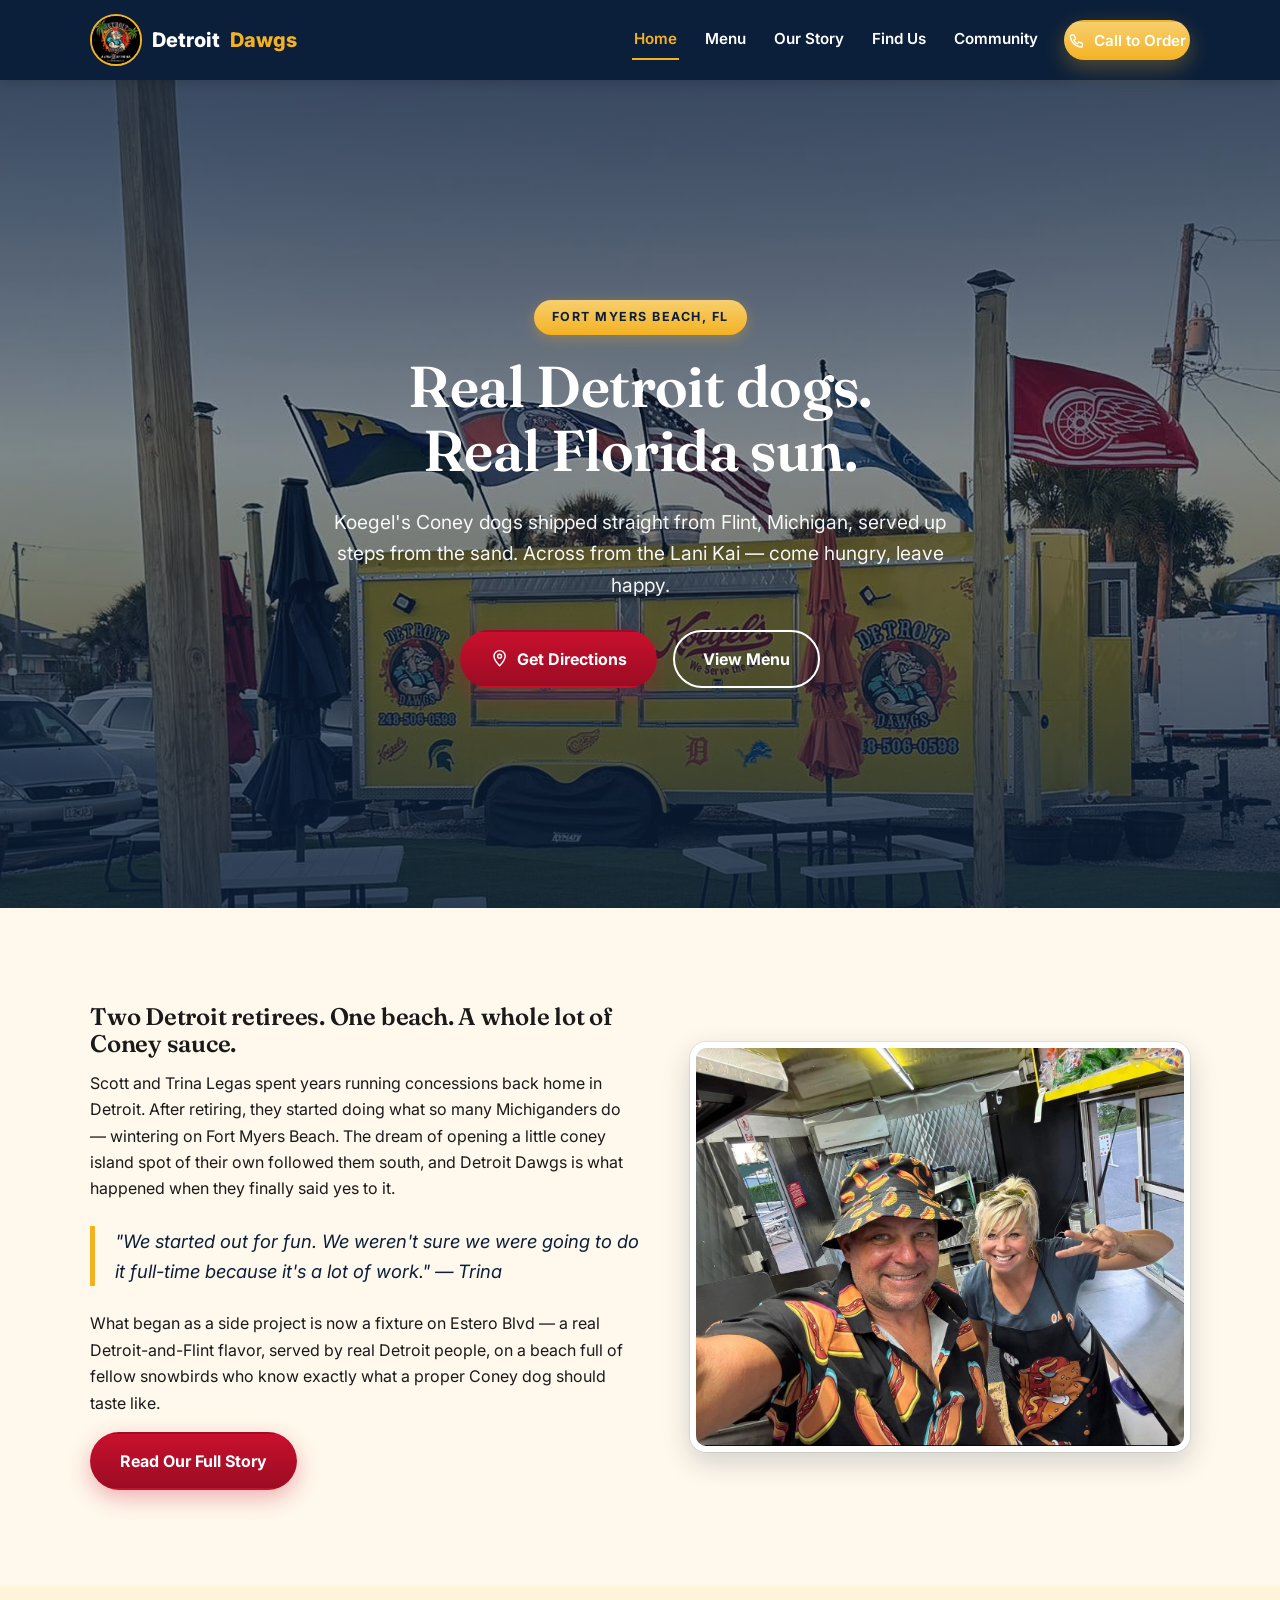
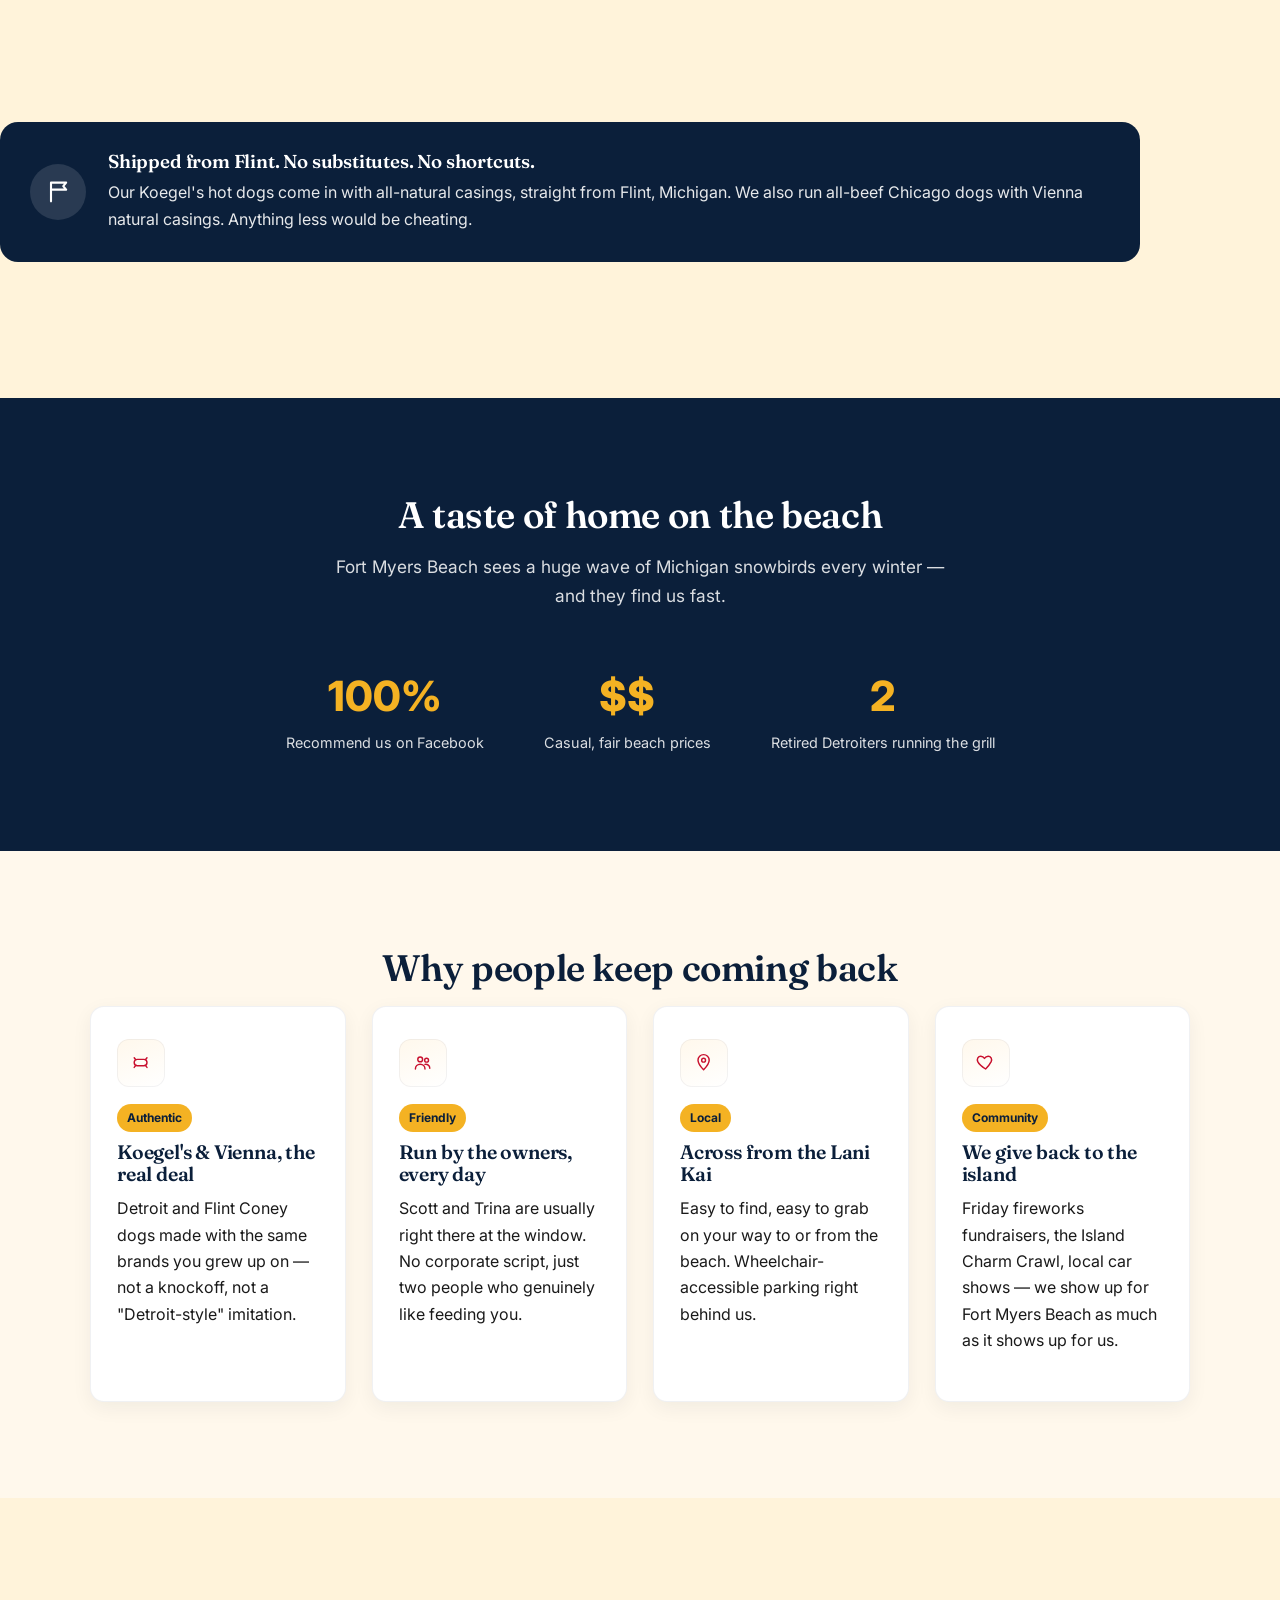
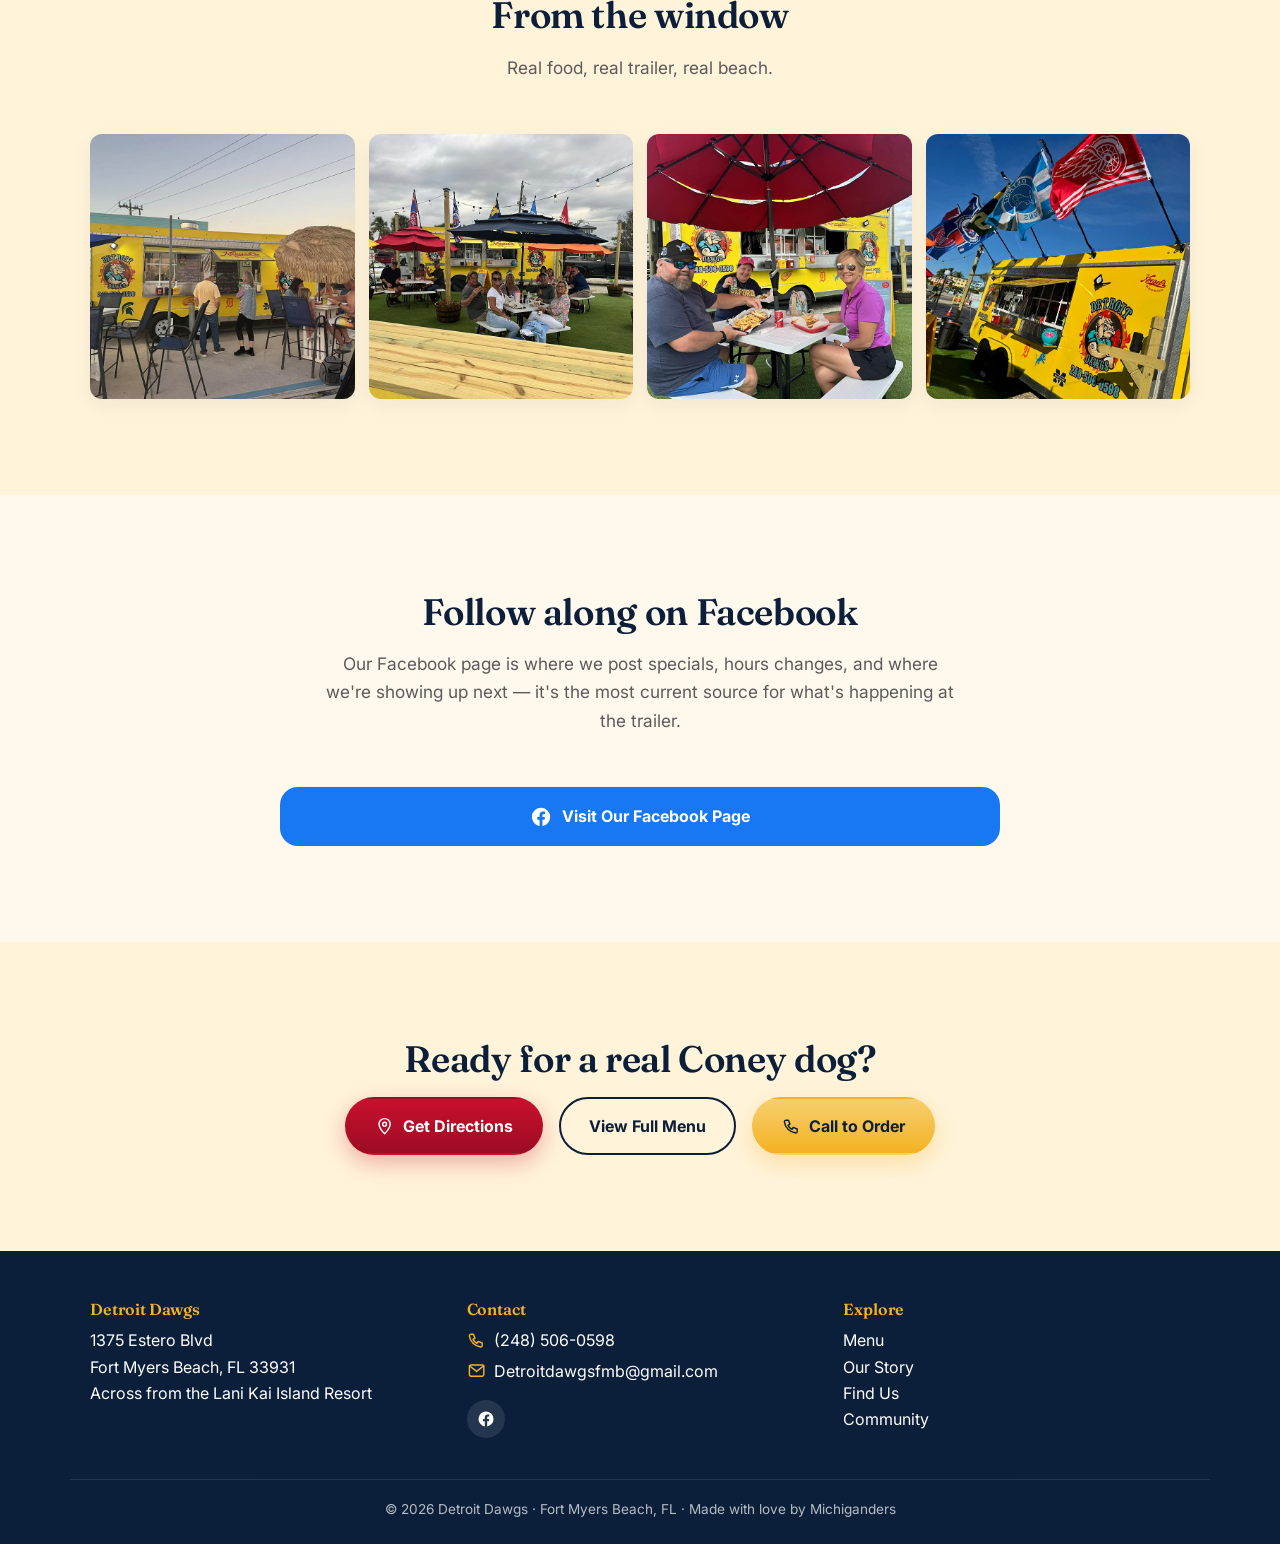
<file: index.html>
<!DOCTYPE html>
<html lang="en">
<head>
<meta charset="UTF-8">
<meta name="viewport" content="width=device-width, initial-scale=1.0">
<title>Detroit Dawgs Fort Myers Beach | Real Detroit Coney Dogs on the Beach</title>
<meta name="description" content="Detroit Dawgs is a Michigan-owned hot dog stand on Fort Myers Beach serving authentic Koegel's Detroit Coney dogs and Chicago-style hot dogs across from the Lani Kai. A taste of home on the beach.">
<meta name="keywords" content="Detroit Dawgs Fort Myers Beach, Coney dog Fort Myers Beach, hot dog food truck Fort Myers Beach, Michigan restaurant Fort Myers Beach, Koegel's hot dog Florida, best hot dog near Lani Kai">
<link rel="canonical" href="https://detroitdawgsfmb.com/">
<meta property="og:title" content="Detroit Dawgs — Real Detroit Coney Dogs on Fort Myers Beach">
<meta property="og:description" content="Authentic Koegel's Coney dogs shipped from Flint, Michigan, served steps from the sand on Fort Myers Beach.">
<meta property="og:type" content="restaurant.menu">
<meta property="og:image" content="https://detroitdawgsfmb.com/assets/img/logo.jpeg">
<meta property="og:url" content="https://detroitdawgsfmb.com/">
<link rel="stylesheet" href="assets/css/style.css">
<link rel="preconnect" href="https://fonts.googleapis.com">
<link rel="preconnect" href="https://fonts.gstatic.com" crossorigin>
<link href="https://fonts.googleapis.com/css2?family=Inter:wght@400;500;600;700&family=Fraunces:opsz,wght@9..144,500;9..144,600;9..144,700&display=swap" rel="stylesheet">
<script type="application/ld+json">
{
  "@context": "https://schema.org",
  "@type": "FoodEstablishment",
  "name": "Detroit Dawgs",
  "image": "https://detroitdawgsfmb.com/assets/img/hero-scene.svg",
  "servesCuisine": ["Hot Dogs", "Coney Island", "American"],
  "priceRange": "$$",
  "telephone": "+1-248-506-0598",
  "email": "Detroitdawgsfmb@gmail.com",
  "address": {
    "@type": "PostalAddress",
    "streetAddress": "1375 Estero Blvd",
    "addressLocality": "Fort Myers Beach",
    "addressRegion": "FL",
    "postalCode": "33931",
    "addressCountry": "US"
  },
  "geo": {
    "@type": "GeoCoordinates",
    "latitude": 26.4515,
    "longitude": -81.9367
  },
  "url": "https://detroitdawgsfmb.com/",
  "menu": "https://detroitdawgsfmb.com/menu.html",
  "openingHoursSpecification": [
    {
      "@type": "OpeningHoursSpecification",
      "dayOfWeek": ["Monday","Tuesday","Wednesday","Thursday","Sunday"],
      "opens": "11:00",
      "closes": "20:00"
    },
    {
      "@type": "OpeningHoursSpecification",
      "dayOfWeek": ["Friday","Saturday"],
      "opens": "11:00",
      "closes": "21:00"
    }
  ],
  "sameAs": ["https://www.facebook.com/profile.php?id=detroitdawgsfmb"]
}
</script>
</head>
<body>

<svg style="display:none" aria-hidden="true">
  <symbol id="icon-dog" viewBox="0 0 24 24" fill="none" stroke="currentColor" stroke-width="1.8" stroke-linecap="round" stroke-linejoin="round"><path d="M4 12c0-2.2 1.8-4 4-4h8c2.2 0 4 1.8 4 4s-1.8 4-4 4H8c-2.2 0-4-1.8-4-4Z"/><path d="M6 8.5 4 6M18 8.5l2-2.5M6 15.5 4 18M18 15.5l2 2.5"/></symbol>
  <symbol id="icon-pin" viewBox="0 0 24 24" fill="none" stroke="currentColor" stroke-width="1.8" stroke-linecap="round" stroke-linejoin="round"><path d="M12 21s7-7.4 7-12a7 7 0 1 0-14 0c0 4.6 7 12 7 12Z"/><circle cx="12" cy="9" r="2.4"/></symbol>
  <symbol id="icon-phone" viewBox="0 0 24 24" fill="none" stroke="currentColor" stroke-width="1.8" stroke-linecap="round" stroke-linejoin="round"><path d="M5 4h3l2 5-2.5 1.5a11 11 0 0 0 5 5L14 13l5 2v3a2 2 0 0 1-2 2A16 16 0 0 1 3 6a2 2 0 0 1 2-2Z"/></symbol>
  <symbol id="icon-fb" viewBox="0 0 24 24" fill="currentColor"><path d="M22 12a10 10 0 1 0-11.6 9.9v-7H7.9V12h2.5V9.8c0-2.5 1.5-3.9 3.8-3.9 1.1 0 2.2.2 2.2.2v2.5h-1.2c-1.2 0-1.6.8-1.6 1.6V12h2.7l-.4 2.9h-2.3v7A10 10 0 0 0 22 12Z"/></symbol>
  <symbol id="icon-mail" viewBox="0 0 24 24" fill="none" stroke="currentColor" stroke-width="1.8" stroke-linecap="round" stroke-linejoin="round"><rect x="3" y="5" width="18" height="14" rx="2"/><path d="M3 6l9 7 9-7"/></symbol>
  <symbol id="icon-camera" viewBox="0 0 24 24" fill="none" stroke="currentColor" stroke-width="1.8" stroke-linecap="round" stroke-linejoin="round"><path d="M4 8h3l1.5-2h7L17 8h3a1 1 0 0 1 1 1v9a1 1 0 0 1-1 1H4a1 1 0 0 1-1-1V9a1 1 0 0 1 1-1Z"/><circle cx="12" cy="13.5" r="3.5"/></symbol>
  <symbol id="icon-flag-us" viewBox="0 0 24 24" fill="none" stroke="currentColor" stroke-width="1.8" stroke-linecap="round" stroke-linejoin="round"><path d="M6 4v16M6 4h13l-2.5 3L19 10H6"/></symbol>
  <symbol id="icon-close" viewBox="0 0 24 24" fill="none" stroke="currentColor" stroke-width="2" stroke-linecap="round"><path d="M5 5l14 14M19 5 5 19"/></symbol>
  <symbol id="icon-menu" viewBox="0 0 24 24" fill="none" stroke="currentColor" stroke-width="2" stroke-linecap="round"><path d="M4 7h16M4 12h16M4 17h16"/></symbol>
  <symbol id="icon-home" viewBox="0 0 24 24" fill="none" stroke="currentColor" stroke-width="1.8" stroke-linecap="round" stroke-linejoin="round"><path d="M4 11.5 12 4l8 7.5"/><path d="M6 10v9a1 1 0 0 0 1 1h10a1 1 0 0 0 1-1v-9"/></symbol>
  <symbol id="icon-users" viewBox="0 0 24 24" fill="none" stroke="currentColor" stroke-width="1.8" stroke-linecap="round" stroke-linejoin="round"><circle cx="9" cy="8" r="3"/><path d="M3 20a6 6 0 0 1 12 0"/><circle cx="17" cy="9" r="2.4"/><path d="M15 14.2A5 5 0 0 1 21 19"/></symbol>
  <symbol id="icon-heart" viewBox="0 0 24 24" fill="none" stroke="currentColor" stroke-width="1.8" stroke-linecap="round" stroke-linejoin="round"><path d="M12 20s-7.5-4.6-9.8-9.2C.8 7.4 2.6 4 6 4c2 0 3.6 1.2 4.6 2.8C11.6 5.2 13.2 4 15.2 4c3.4 0 5.2 3.4 3.8 6.8C16.7 15.4 12 20 12 20Z"/></symbol>
</svg>

<a href="#main" class="skip-link">Skip to main content</a>

<header class="site-header">
  <div class="header-inner">
    <a href="index.html" class="brand">
      <img src="assets/img/logo.jpeg" alt="" aria-hidden="true" class="brand-logo">
      Detroit <span class="dot">Dawgs</span>
    </a>
    <button class="nav-toggle" aria-label="Toggle menu" aria-expanded="false" aria-controls="main-nav">
      <svg class="icon icon-menu" aria-hidden="true"><use href="#icon-menu"/></svg>
      <svg class="icon icon-close" aria-hidden="true"><use href="#icon-close"/></svg>
    </button>
    <nav class="main-nav" id="main-nav">
      <a href="index.html" class="active">Home</a>
      <a href="menu.html">Menu</a>
      <a href="our-story.html">Our Story</a>
      <a href="find-us.html">Find Us</a>
      <a href="community.html">Community</a>
      <a href="tel:2485060598" class="btn btn-mustard">
        <svg class="icon" aria-hidden="true"><use href="#icon-phone"/></svg>
        Call to Order
      </a>
    </nav>
  </div>
</header>

<main id="main">

<section class="hero">
  <div class="hero-inner">
    <span class="kicker">Fort Myers Beach, FL</span>
    <h1>Real Detroit dogs.<br>Real Florida sun.</h1>
    <p class="lead">Koegel's Coney dogs shipped straight from Flint, Michigan, served up steps from the sand. Across from the Lani Kai — come hungry, leave happy.</p>
    <div class="btn-row center">
      <a href="find-us.html" class="btn btn-red">
        <svg class="icon" aria-hidden="true"><use href="#icon-pin"/></svg>
        Get Directions
      </a>
      <a href="menu.html" class="btn btn-outline">View Menu</a>
    </div>
  </div>
</section>

<section>
  <div class="wrap origin">
    <div>
      <h2>Two Detroit retirees. One beach. A whole lot of Coney sauce.</h2>
      <p>Scott and Trina Legas spent years running concessions back home in Detroit. After retiring, they started doing what so many Michiganders do — wintering on Fort Myers Beach. The dream of opening a little coney island spot of their own followed them south, and Detroit Dawgs is what happened when they finally said yes to it.</p>
      <p class="quote-block">"We started out for fun. We weren't sure we were going to do it full-time because it's a lot of work." — Trina</p>
      <p>What began as a side project is now a fixture on Estero Blvd — a real Detroit-and-Flint flavor, served by real Detroit people, on a beach full of fellow snowbirds who know exactly what a proper Coney dog should taste like.</p>
      <a href="our-story.html" class="btn btn-red">Read Our Full Story</a>
    </div>
    <div>
      <img src="assets/img/scott-trina.jpg" alt="Scott and Trina Legas smiling inside the Detroit Dawgs trailer kitchen" loading="lazy" style="border-radius:16px; box-shadow:0 10px 28px rgba(11,31,58,0.18);">
    </div>
  </div>
</section>

<section class="bg-mustard-soft">
  <div class="wrap sourcing-banner">
    <div class="flag">
      <svg class="icon" aria-hidden="true"><use href="#icon-flag-us"/></svg>
    </div>
    <div>
      <h3 style="margin-bottom:6px;">Shipped from Flint. No substitutes. No shortcuts.</h3>
      <p style="margin:0; opacity:.9;">Our Koegel's hot dogs come in with all-natural casings, straight from Flint, Michigan. We also run all-beef Chicago dogs with Vienna natural casings. Anything less would be cheating.</p>
    </div>
  </div>
</section>

<section class="bg-navy">
  <div class="wrap">
    <h2 class="section-title" style="color:#fff;">A taste of home on the beach</h2>
    <p class="section-sub">Fort Myers Beach sees a huge wave of Michigan snowbirds every winter — and they find us fast.</p>
    <div class="stat-row">
      <div>
        <div class="stat-num">100%</div>
        <div class="stat-label">Recommend us on Facebook</div>
      </div>
      <div>
        <div class="stat-num">$$</div>
        <div class="stat-label">Casual, fair beach prices</div>
      </div>
      <div>
        <div class="stat-num">2</div>
        <div class="stat-label">Retired Detroiters running the grill</div>
      </div>
    </div>
  </div>
</section>

<section>
  <div class="wrap">
    <h2 class="section-title">Why people keep coming back</h2>
    <div class="card-grid">
      <div class="card">
        <div class="card-icon"><svg class="icon" aria-hidden="true"><use href="#icon-dog"/></svg></div>
        <span class="badge">Authentic</span>
        <h3>Koegel's & Vienna, the real deal</h3>
        <p>Detroit and Flint Coney dogs made with the same brands you grew up on — not a knockoff, not a "Detroit-style" imitation.</p>
      </div>
      <div class="card">
        <div class="card-icon"><svg class="icon" aria-hidden="true"><use href="#icon-users"/></svg></div>
        <span class="badge">Friendly</span>
        <h3>Run by the owners, every day</h3>
        <p>Scott and Trina are usually right there at the window. No corporate script, just two people who genuinely like feeding you.</p>
      </div>
      <div class="card">
        <div class="card-icon"><svg class="icon" aria-hidden="true"><use href="#icon-pin"/></svg></div>
        <span class="badge">Local</span>
        <h3>Across from the Lani Kai</h3>
        <p>Easy to find, easy to grab on your way to or from the beach. Wheelchair-accessible parking right behind us.</p>
      </div>
      <div class="card">
        <div class="card-icon"><svg class="icon" aria-hidden="true"><use href="#icon-heart"/></svg></div>
        <span class="badge">Community</span>
        <h3>We give back to the island</h3>
        <p>Friday fireworks fundraisers, the Island Charm Crawl, local car shows — we show up for Fort Myers Beach as much as it shows up for us.</p>
      </div>
    </div>
  </div>
</section>

<section class="bg-mustard-soft">
  <div class="wrap">
    <h2 class="section-title">From the window</h2>
    <p class="section-sub">Real food, real trailer, real beach.</p>
    <div class="gallery-grid">
      <img src="assets/img/window-1.jpg" alt="A customer ordering at the Detroit Dawgs trailer window at golden hour" loading="lazy">
      <img src="assets/img/window-2.jpg" alt="A crowd of customers enjoying food at picnic tables under string lights and umbrellas at Detroit Dawgs" loading="lazy">
      <img src="assets/img/window-3.jpg" alt="Three customers smiling and eating Coney dogs and fries at a picnic table at Detroit Dawgs" loading="lazy">
      <img src="assets/img/window-4.jpg" alt="The Detroit Dawgs trailer flying Michigan, Tigers, Lions, and Red Wings flags against a blue sky" loading="lazy">
    </div>
  </div>
</section>

<section>
  <div class="wrap text-center max-narrow">
    <h2 class="section-title">Follow along on Facebook</h2>
    <p class="section-sub">Our Facebook page is where we post specials, hours changes, and where we're showing up next — it's the most current source for what's happening at the trailer.</p>
    <a href="https://www.facebook.com/profile.php?id=detroitdawgsfmb" target="_blank" rel="noopener" class="social-cta">
      <svg aria-hidden="true"><use href="#icon-fb"/></svg>
      Visit Our Facebook Page
    </a>
  </div>
</section>

<section class="bg-mustard-soft">
  <div class="wrap text-center">
    <h2 class="section-title">Ready for a real Coney dog?</h2>
    <div class="btn-row center">
      <a href="find-us.html" class="btn btn-red">
        <svg class="icon" aria-hidden="true"><use href="#icon-pin"/></svg>
        Get Directions
      </a>
      <a href="menu.html" class="btn btn-outline-navy">View Full Menu</a>
      <a href="tel:2485060598" class="btn btn-mustard">
        <svg class="icon" aria-hidden="true"><use href="#icon-phone"/></svg>
        Call to Order
      </a>
    </div>
  </div>
</section>

</main>

<footer class="site-footer">
  <div class="wrap footer-grid">
    <div>
      <h4>Detroit Dawgs</h4>
      <p>1375 Estero Blvd<br>Fort Myers Beach, FL 33931<br>Across from the Lani Kai Island Resort</p>
    </div>
    <div>
      <h4>Contact</h4>
      <p>
        <span class="footer-contact-line"><svg class="icon" aria-hidden="true"><use href="#icon-phone"/></svg><a href="tel:2485060598">(248) 506-0598</a></span>
        <span class="footer-contact-line"><svg class="icon" aria-hidden="true"><use href="#icon-mail"/></svg><a href="mailto:Detroitdawgsfmb@gmail.com">Detroitdawgsfmb@gmail.com</a></span>
      </p>
      <div class="social-icons">
        <a href="https://www.facebook.com/profile.php?id=detroitdawgsfmb" aria-label="Detroit Dawgs on Facebook" target="_blank" rel="noopener">
          <svg aria-hidden="true"><use href="#icon-fb"/></svg>
        </a>
      </div>
    </div>
    <div>
      <h4>Explore</h4>
      <p><a href="menu.html">Menu</a><br>
      <a href="our-story.html">Our Story</a><br>
      <a href="find-us.html">Find Us</a><br>
      <a href="community.html">Community</a></p>
    </div>
  </div>
  <div class="wrap footer-bottom">&copy; 2026 Detroit Dawgs · Fort Myers Beach, FL · Made with love by Michiganders</div>
</footer>

<div class="sticky-cta">
  <a href="find-us.html"><svg class="icon" aria-hidden="true"><use href="#icon-pin"/></svg>Directions</a>
  <a href="tel:2485060598"><svg class="icon" aria-hidden="true"><use href="#icon-phone"/></svg>Call to Order</a>
</div>

<script src="assets/js/main.js"></script>
</body>
</html>
</file>
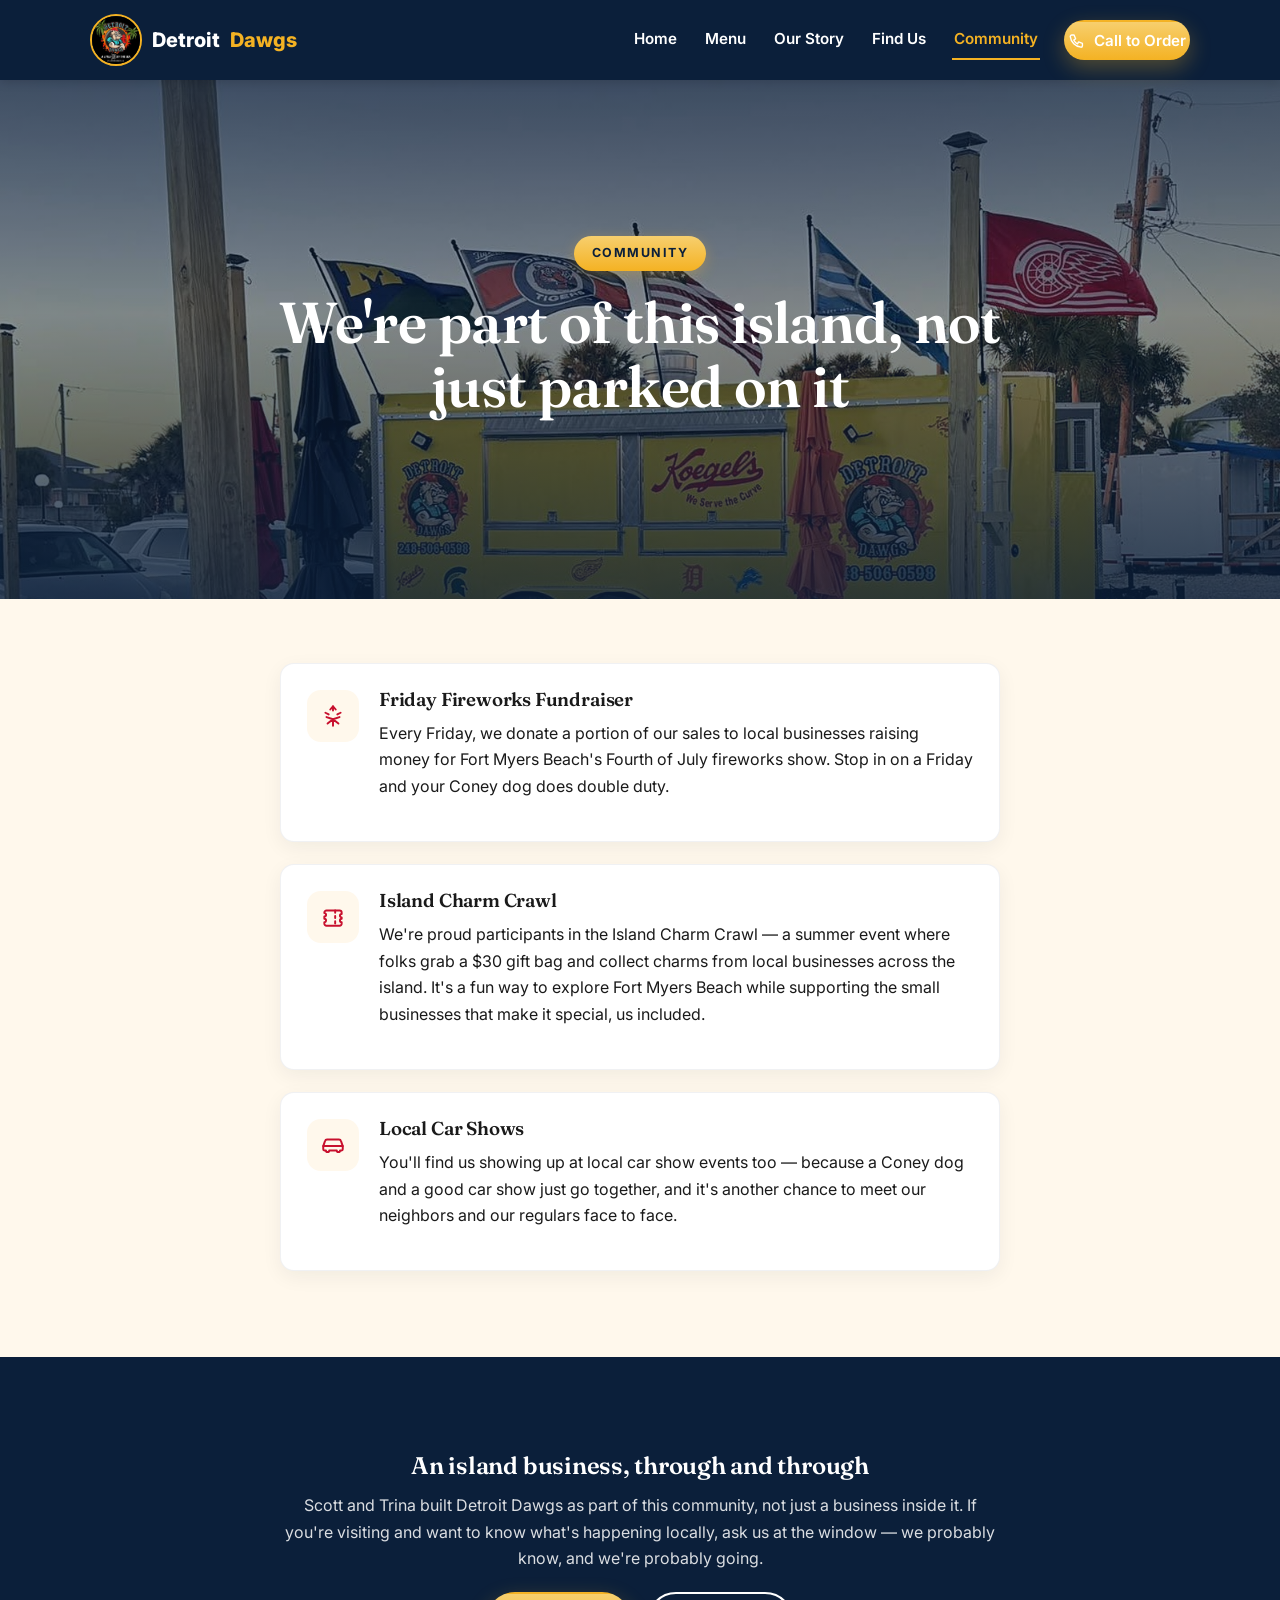
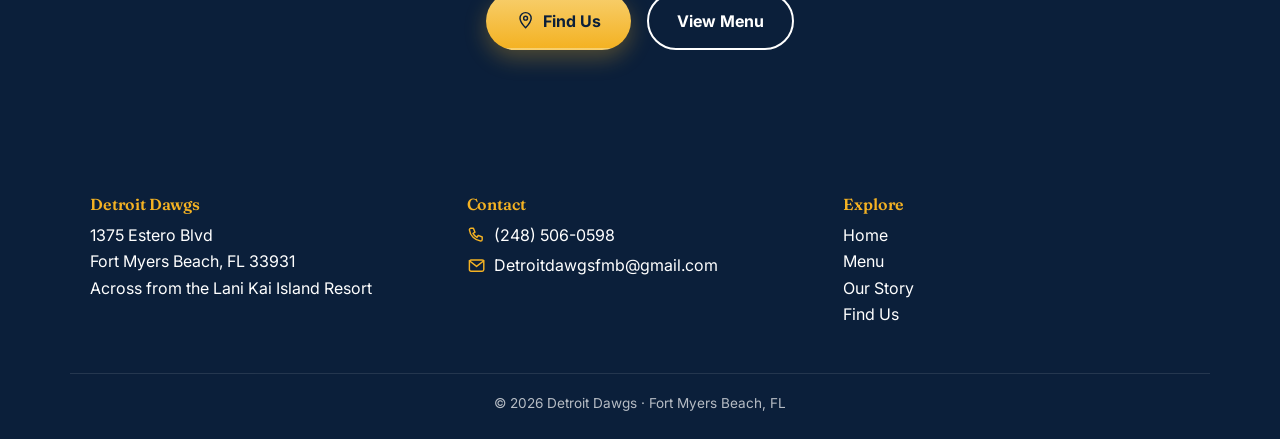
<file: community.html>
<!DOCTYPE html>
<html lang="en">
<head>
<meta charset="UTF-8">
<meta name="viewport" content="width=device-width, initial-scale=1.0">
<title>Community | Detroit Dawgs Fort Myers Beach</title>
<meta name="description" content="Detroit Dawgs gives back to Fort Myers Beach: Friday fireworks fundraisers, the Island Charm Crawl, and local car shows. See how this Michigan-owned hot dog stand supports its island home.">
<meta name="keywords" content="Detroit Dawgs community, Fort Myers Beach fireworks fundraiser, Island Charm Crawl Fort Myers Beach">
<link rel="canonical" href="https://detroitdawgsfmb.com/community.html">
<meta property="og:title" content="Community | Detroit Dawgs Fort Myers Beach">
<meta property="og:description" content="Fireworks fundraisers, Island Charm Crawl, car shows — Detroit Dawgs is an active part of the Fort Myers Beach community.">
<meta property="og:url" content="https://detroitdawgsfmb.com/community.html">
<link rel="stylesheet" href="assets/css/style.css">
<link rel="preconnect" href="https://fonts.googleapis.com">
<link rel="preconnect" href="https://fonts.gstatic.com" crossorigin>
<link href="https://fonts.googleapis.com/css2?family=Inter:wght@400;500;600;700&family=Fraunces:opsz,wght@9..144,500;9..144,600;9..144,700&display=swap" rel="stylesheet">
</head>
<body>

<svg style="display:none" aria-hidden="true">
  <symbol id="icon-dog" viewBox="0 0 24 24" fill="none" stroke="currentColor" stroke-width="1.8" stroke-linecap="round" stroke-linejoin="round"><path d="M4 12c0-2.2 1.8-4 4-4h8c2.2 0 4 1.8 4 4s-1.8 4-4 4H8c-2.2 0-4-1.8-4-4Z"/><path d="M6 8.5 4 6M18 8.5l2-2.5M6 15.5 4 18M18 15.5l2 2.5"/></symbol>
  <symbol id="icon-pin" viewBox="0 0 24 24" fill="none" stroke="currentColor" stroke-width="1.8" stroke-linecap="round" stroke-linejoin="round"><path d="M12 21s7-7.4 7-12a7 7 0 1 0-14 0c0 4.6 7 12 7 12Z"/><circle cx="12" cy="9" r="2.4"/></symbol>
  <symbol id="icon-phone" viewBox="0 0 24 24" fill="none" stroke="currentColor" stroke-width="1.8" stroke-linecap="round" stroke-linejoin="round"><path d="M5 4h3l2 5-2.5 1.5a11 11 0 0 0 5 5L14 13l5 2v3a2 2 0 0 1-2 2A16 16 0 0 1 3 6a2 2 0 0 1 2-2Z"/></symbol>
  <symbol id="icon-fb" viewBox="0 0 24 24" fill="currentColor"><path d="M22 12a10 10 0 1 0-11.6 9.9v-7H7.9V12h2.5V9.8c0-2.5 1.5-3.9 3.8-3.9 1.1 0 2.2.2 2.2.2v2.5h-1.2c-1.2 0-1.6.8-1.6 1.6V12h2.7l-.4 2.9h-2.3v7A10 10 0 0 0 22 12Z"/></symbol>
  <symbol id="icon-mail" viewBox="0 0 24 24" fill="none" stroke="currentColor" stroke-width="1.8" stroke-linecap="round" stroke-linejoin="round"><rect x="3" y="5" width="18" height="14" rx="2"/><path d="M3 6l9 7 9-7"/></symbol>
  <symbol id="icon-fireworks" viewBox="0 0 24 24" fill="none" stroke="currentColor" stroke-width="1.8" stroke-linecap="round" stroke-linejoin="round"><path d="M12 3v4M12 3 9.5 6M12 3l2.5 3M5 9l3 1.5M19 9l-3 1.5"/><circle cx="12" cy="15" r="1" fill="currentColor" stroke="none"/><path d="M12 15v6M12 15 7 19M12 15l5 4M12 15 6 13M12 15l6-2"/></symbol>
  <symbol id="icon-ticket" viewBox="0 0 24 24" fill="none" stroke="currentColor" stroke-width="1.8" stroke-linecap="round" stroke-linejoin="round"><path d="M4 8a2 2 0 0 1 2-2h12a2 2 0 0 1 2 2v1.2a1.6 1.6 0 0 0 0 3.2V13.6a1.6 1.6 0 0 0 0 3.2V18a2 2 0 0 1-2 2H6a2 2 0 0 1-2-2v-1.2a1.6 1.6 0 0 0 0-3.2v-2a1.6 1.6 0 0 0 0-3.2Z"/><path d="M14 6v12" stroke-dasharray="2 3"/></symbol>
  <symbol id="icon-car" viewBox="0 0 24 24" fill="none" stroke="currentColor" stroke-width="1.8" stroke-linecap="round" stroke-linejoin="round"><path d="M3 13l1.6-4.6A2 2 0 0 1 6.5 7h11a2 2 0 0 1 1.9 1.4L21 13"/><path d="M3 13h18v3a1 1 0 0 1-1 1h-1.5a1.5 1.5 0 0 1-3 0H8.5a1.5 1.5 0 0 1-3 0H4a1 1 0 0 1-1-1Z"/></symbol>
  <symbol id="icon-close" viewBox="0 0 24 24" fill="none" stroke="currentColor" stroke-width="2" stroke-linecap="round"><path d="M5 5l14 14M19 5 5 19"/></symbol>
  <symbol id="icon-menu" viewBox="0 0 24 24" fill="none" stroke="currentColor" stroke-width="2" stroke-linecap="round"><path d="M4 7h16M4 12h16M4 17h16"/></symbol>
</svg>

<a href="#main" class="skip-link">Skip to main content</a>

<header class="site-header">
  <div class="header-inner">
    <a href="index.html" class="brand">
      <img src="assets/img/logo.jpeg" alt="" aria-hidden="true" class="brand-logo">
      Detroit <span class="dot">Dawgs</span>
    </a>
    <button class="nav-toggle" aria-label="Toggle menu" aria-expanded="false" aria-controls="main-nav">
      <svg class="icon icon-menu" aria-hidden="true"><use href="#icon-menu"/></svg>
      <svg class="icon icon-close" aria-hidden="true"><use href="#icon-close"/></svg>
    </button>
    <nav class="main-nav" id="main-nav">
      <a href="index.html">Home</a>
      <a href="menu.html">Menu</a>
      <a href="our-story.html">Our Story</a>
      <a href="find-us.html">Find Us</a>
      <a href="community.html" class="active">Community</a>
      <a href="tel:2485060598" class="btn btn-mustard">
        <svg class="icon" aria-hidden="true"><use href="#icon-phone"/></svg>
        Call to Order
      </a>
    </nav>
  </div>
</header>

<main id="main">

<section class="hero hero-short">
  <div class="hero-inner">
    <span class="kicker">Community</span>
    <h1>We're part of this island, not just parked on it</h1>
  </div>
</section>

<section class="section-tight">
  <div class="wrap max-narrow">

    <div class="event-card">
      <div class="event-icon">
        <svg class="icon" aria-hidden="true"><use href="#icon-fireworks"/></svg>
      </div>
      <div>
        <h3>Friday Fireworks Fundraiser</h3>
        <p>Every Friday, we donate a portion of our sales to local businesses raising money for Fort Myers Beach's Fourth of July fireworks show. Stop in on a Friday and your Coney dog does double duty.</p>
      </div>
    </div>

    <div class="event-card">
      <div class="event-icon">
        <svg class="icon" aria-hidden="true"><use href="#icon-ticket"/></svg>
      </div>
      <div>
        <h3>Island Charm Crawl</h3>
        <p>We're proud participants in the Island Charm Crawl — a summer event where folks grab a $30 gift bag and collect charms from local businesses across the island. It's a fun way to explore Fort Myers Beach while supporting the small businesses that make it special, us included.</p>
      </div>
    </div>

    <div class="event-card">
      <div class="event-icon">
        <svg class="icon" aria-hidden="true"><use href="#icon-car"/></svg>
      </div>
      <div>
        <h3>Local Car Shows</h3>
        <p>You'll find us showing up at local car show events too — because a Coney dog and a good car show just go together, and it's another chance to meet our neighbors and our regulars face to face.</p>
      </div>
    </div>

  </div>
</section>


<section class="bg-navy">
  <div class="wrap text-center max-narrow">
    <h2>An island business, through and through</h2>
    <p>Scott and Trina built Detroit Dawgs as part of this community, not just a business inside it. If you're visiting and want to know what's happening locally, ask us at the window — we probably know, and we're probably going.</p>
    <div class="btn-row center" style="margin-top:20px;">
      <a href="find-us.html" class="btn btn-mustard">
        <svg class="icon" aria-hidden="true"><use href="#icon-pin"/></svg>
        Find Us
      </a>
      <a href="menu.html" class="btn btn-outline">View Menu</a>
    </div>
  </div>
</section>

</main>

<footer class="site-footer">
  <div class="wrap footer-grid">
    <div>
      <h4>Detroit Dawgs</h4>
      <p>1375 Estero Blvd<br>Fort Myers Beach, FL 33931<br>Across from the Lani Kai Island Resort</p>
    </div>
    <div>
      <h4>Contact</h4>
      <p>
        <span class="footer-contact-line"><svg class="icon" aria-hidden="true"><use href="#icon-phone"/></svg><a href="tel:2485060598">(248) 506-0598</a></span>
        <span class="footer-contact-line"><svg class="icon" aria-hidden="true"><use href="#icon-mail"/></svg><a href="mailto:Detroitdawgsfmb@gmail.com">Detroitdawgsfmb@gmail.com</a></span>
      </p>
    </div>
    <div>
      <h4>Explore</h4>
      <p><a href="index.html">Home</a><br>
      <a href="menu.html">Menu</a><br>
      <a href="our-story.html">Our Story</a><br>
      <a href="find-us.html">Find Us</a></p>
    </div>
  </div>
  <div class="wrap footer-bottom">&copy; 2026 Detroit Dawgs · Fort Myers Beach, FL</div>
</footer>

<div class="sticky-cta">
  <a href="find-us.html"><svg class="icon" aria-hidden="true"><use href="#icon-pin"/></svg>Directions</a>
  <a href="tel:2485060598"><svg class="icon" aria-hidden="true"><use href="#icon-phone"/></svg>Call to Order</a>
</div>

<script src="assets/js/main.js"></script>
</body>
</html>
</file>
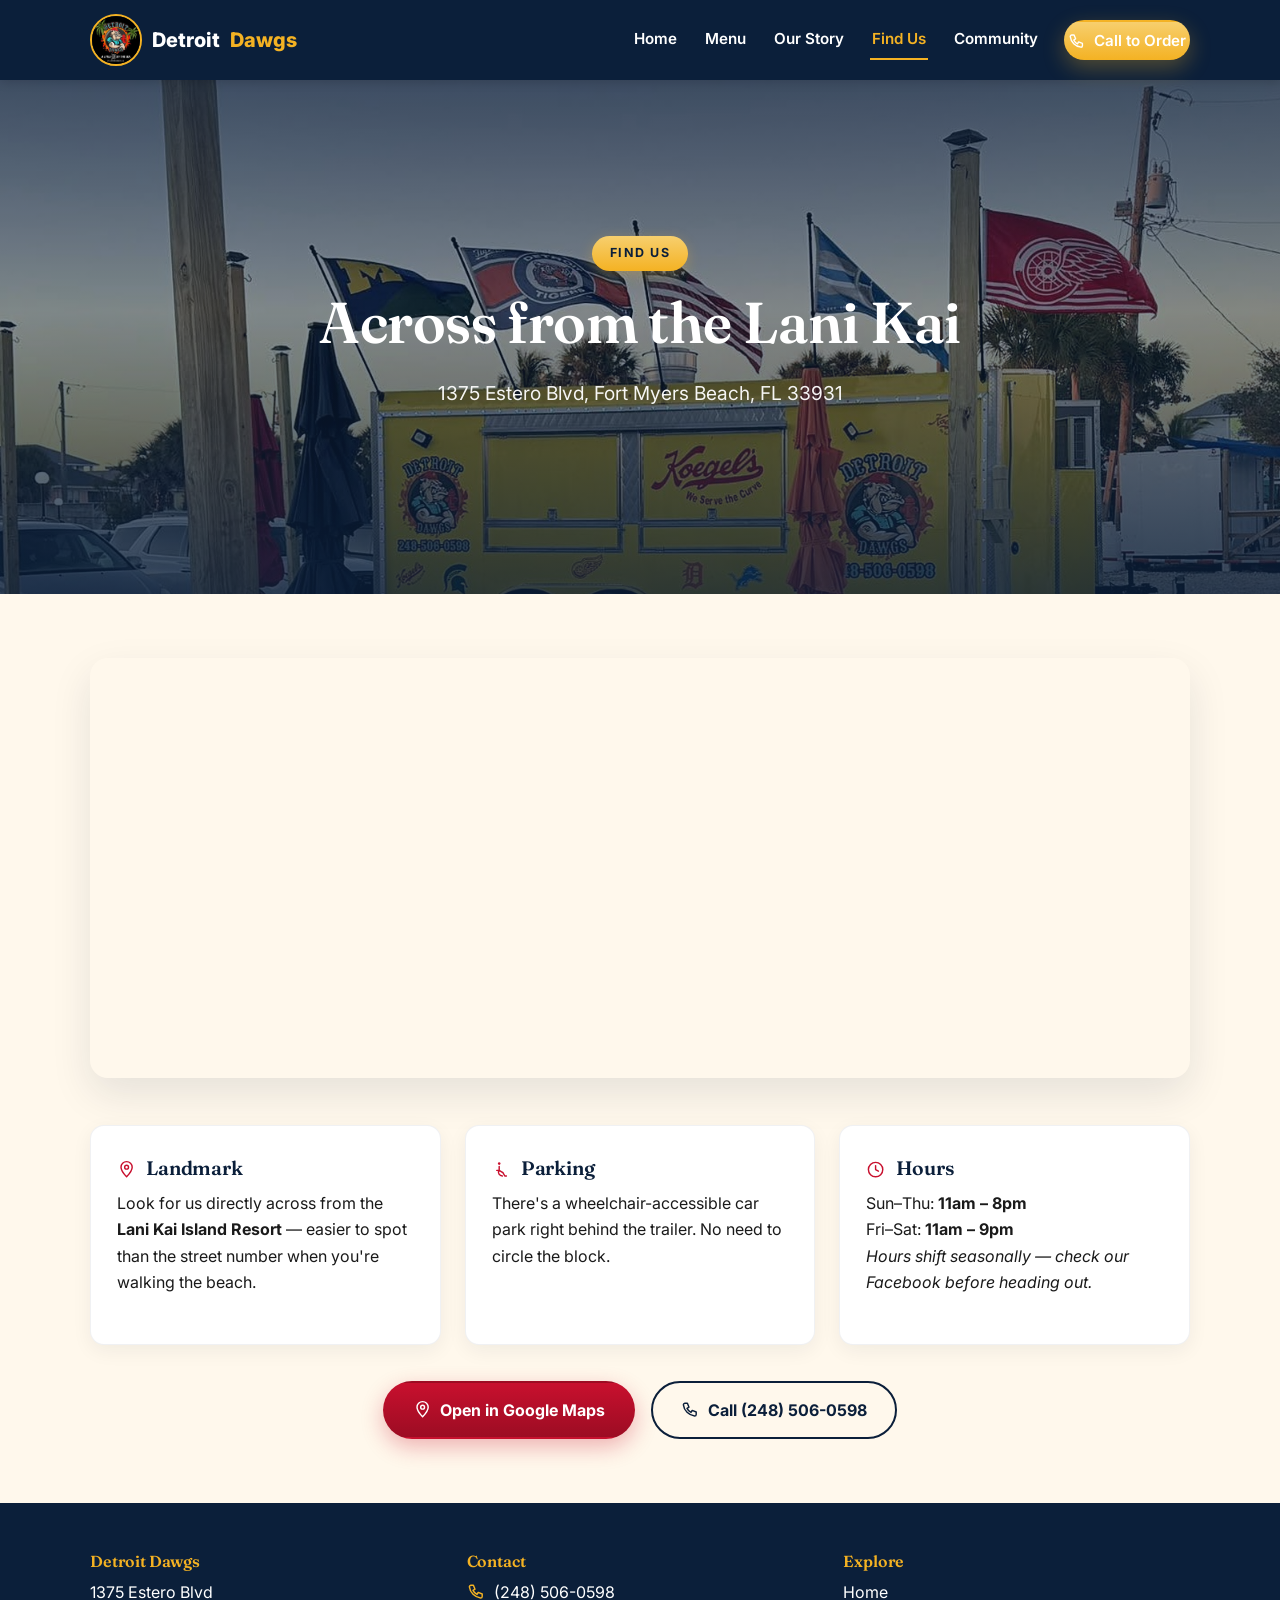
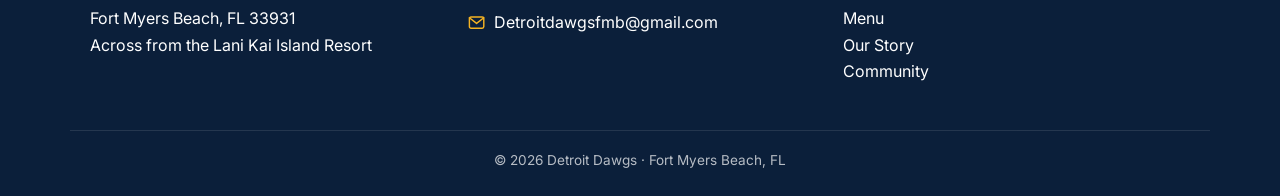
<file: find-us.html>
<!DOCTYPE html>
<html lang="en">
<head>
<meta charset="UTF-8">
<meta name="viewport" content="width=device-width, initial-scale=1.0">
<title>Find Us | Detroit Dawgs Fort Myers Beach — Across from the Lani Kai</title>
<meta name="description" content="Detroit Dawgs is located at 1375 Estero Blvd, Fort Myers Beach, FL, directly across from the Lani Kai Island Resort. Wheelchair-accessible parking right behind us. Get directions and hours.">
<meta name="keywords" content="Detroit Dawgs location, hot dog food truck Fort Myers Beach, best hot dog near Lani Kai, Estero Blvd Fort Myers Beach">
<link rel="canonical" href="https://detroitdawgsfmb.com/find-us.html">
<meta property="og:title" content="Find Us | Detroit Dawgs Fort Myers Beach">
<meta property="og:description" content="1375 Estero Blvd, across from the Lani Kai on Fort Myers Beach. Wheelchair-accessible parking right behind us.">
<meta property="og:url" content="https://detroitdawgsfmb.com/find-us.html">
<link rel="stylesheet" href="assets/css/style.css">
<link rel="preconnect" href="https://fonts.googleapis.com">
<link rel="preconnect" href="https://fonts.gstatic.com" crossorigin>
<link href="https://fonts.googleapis.com/css2?family=Inter:wght@400;500;600;700&family=Fraunces:opsz,wght@9..144,500;9..144,600;9..144,700&display=swap" rel="stylesheet">
</head>
<body>

<svg style="display:none" aria-hidden="true">
  <symbol id="icon-dog" viewBox="0 0 24 24" fill="none" stroke="currentColor" stroke-width="1.8" stroke-linecap="round" stroke-linejoin="round"><path d="M4 12c0-2.2 1.8-4 4-4h8c2.2 0 4 1.8 4 4s-1.8 4-4 4H8c-2.2 0-4-1.8-4-4Z"/><path d="M6 8.5 4 6M18 8.5l2-2.5M6 15.5 4 18M18 15.5l2 2.5"/></symbol>
  <symbol id="icon-pin" viewBox="0 0 24 24" fill="none" stroke="currentColor" stroke-width="1.8" stroke-linecap="round" stroke-linejoin="round"><path d="M12 21s7-7.4 7-12a7 7 0 1 0-14 0c0 4.6 7 12 7 12Z"/><circle cx="12" cy="9" r="2.4"/></symbol>
  <symbol id="icon-phone" viewBox="0 0 24 24" fill="none" stroke="currentColor" stroke-width="1.8" stroke-linecap="round" stroke-linejoin="round"><path d="M5 4h3l2 5-2.5 1.5a11 11 0 0 0 5 5L14 13l5 2v3a2 2 0 0 1-2 2A16 16 0 0 1 3 6a2 2 0 0 1 2-2Z"/></symbol>
  <symbol id="icon-fb" viewBox="0 0 24 24" fill="currentColor"><path d="M22 12a10 10 0 1 0-11.6 9.9v-7H7.9V12h2.5V9.8c0-2.5 1.5-3.9 3.8-3.9 1.1 0 2.2.2 2.2.2v2.5h-1.2c-1.2 0-1.6.8-1.6 1.6V12h2.7l-.4 2.9h-2.3v7A10 10 0 0 0 22 12Z"/></symbol>
  <symbol id="icon-mail" viewBox="0 0 24 24" fill="none" stroke="currentColor" stroke-width="1.8" stroke-linecap="round" stroke-linejoin="round"><rect x="3" y="5" width="18" height="14" rx="2"/><path d="M3 6l9 7 9-7"/></symbol>
  <symbol id="icon-wheelchair" viewBox="0 0 24 24" fill="none" stroke="currentColor" stroke-width="1.8" stroke-linecap="round" stroke-linejoin="round"><circle cx="9" cy="4.5" r="1.6" fill="currentColor" stroke="none"/><path d="M9 8v5l4 2.5M9 13H6M13 20a5 5 0 0 1-4.6-7"/><path d="M13.5 15.5 16 20h2"/></symbol>
  <symbol id="icon-clock" viewBox="0 0 24 24" fill="none" stroke="currentColor" stroke-width="1.8" stroke-linecap="round" stroke-linejoin="round"><circle cx="12" cy="12" r="9"/><path d="M12 7v5l3.5 2"/></symbol>
  <symbol id="icon-close" viewBox="0 0 24 24" fill="none" stroke="currentColor" stroke-width="2" stroke-linecap="round"><path d="M5 5l14 14M19 5 5 19"/></symbol>
  <symbol id="icon-menu" viewBox="0 0 24 24" fill="none" stroke="currentColor" stroke-width="2" stroke-linecap="round"><path d="M4 7h16M4 12h16M4 17h16"/></symbol>
</svg>

<a href="#main" class="skip-link">Skip to main content</a>

<header class="site-header">
  <div class="header-inner">
    <a href="index.html" class="brand">
      <img src="assets/img/logo.jpeg" alt="" aria-hidden="true" class="brand-logo">
      Detroit <span class="dot">Dawgs</span>
    </a>
    <button class="nav-toggle" aria-label="Toggle menu" aria-expanded="false" aria-controls="main-nav">
      <svg class="icon icon-menu" aria-hidden="true"><use href="#icon-menu"/></svg>
      <svg class="icon icon-close" aria-hidden="true"><use href="#icon-close"/></svg>
    </button>
    <nav class="main-nav" id="main-nav">
      <a href="index.html">Home</a>
      <a href="menu.html">Menu</a>
      <a href="our-story.html">Our Story</a>
      <a href="find-us.html" class="active">Find Us</a>
      <a href="community.html">Community</a>
      <a href="tel:2485060598" class="btn btn-mustard">
        <svg class="icon" aria-hidden="true"><use href="#icon-phone"/></svg>
        Call to Order
      </a>
    </nav>
  </div>
</header>

<main id="main">

<section class="hero hero-short">
  <div class="hero-inner">
    <span class="kicker">Find Us</span>
    <h1>Across from the Lani Kai</h1>
    <p class="lead">1375 Estero Blvd, Fort Myers Beach, FL 33931</p>
  </div>
</section>

<section class="section-tight">
  <div class="wrap">
    <iframe
      class="map-frame"
      src="https://maps.google.com/maps?q=1375+Estero+Blvd,+Fort+Myers+Beach,+FL+33931&t=&z=16&ie=UTF8&iwloc=&output=embed"
      allowfullscreen
      loading="lazy"
      referrerpolicy="no-referrer-when-downgrade"
      title="Map showing Detroit Dawgs at 1375 Estero Blvd, Fort Myers Beach, across from the Lani Kai Island Resort">
    </iframe>

    <div class="info-grid">
      <div class="card">
        <div class="card-title-row">
          <svg class="icon" aria-hidden="true" style="color:var(--red)"><use href="#icon-pin"/></svg>
          <h3>Landmark</h3>
        </div>
        <p>Look for us directly across from the <strong>Lani Kai Island Resort</strong> — easier to spot than the street number when you're walking the beach.</p>
      </div>
      <div class="card">
        <div class="card-title-row">
          <svg class="icon" aria-hidden="true" style="color:var(--red)"><use href="#icon-wheelchair"/></svg>
          <h3>Parking</h3>
        </div>
        <p>There's a wheelchair-accessible car park right behind the trailer. No need to circle the block.</p>
      </div>
      <div class="card">
        <div class="card-title-row">
          <svg class="icon" aria-hidden="true" style="color:var(--red)"><use href="#icon-clock"/></svg>
          <h3>Hours</h3>
        </div>
        <p>Sun–Thu: <strong>11am – 8pm</strong><br>Fri–Sat: <strong>11am – 9pm</strong><br><em>Hours shift seasonally — check our Facebook before heading out.</em></p>
      </div>
    </div>

    <div class="btn-row" style="margin-top:36px; justify-content:center;">
      <a href="https://maps.google.com/?q=1375+Estero+Blvd,+Fort+Myers+Beach,+FL+33931" class="btn btn-red" target="_blank" rel="noopener">
        <svg class="icon" aria-hidden="true"><use href="#icon-pin"/></svg>
        Open in Google Maps
      </a>
      <a href="tel:2485060598" class="btn btn-outline-navy">
        <svg class="icon" aria-hidden="true"><use href="#icon-phone"/></svg>
        Call (248) 506-0598
      </a>
    </div>
  </div>
</section>

</main>

<footer class="site-footer">
  <div class="wrap footer-grid">
    <div>
      <h4>Detroit Dawgs</h4>
      <p>1375 Estero Blvd<br>Fort Myers Beach, FL 33931<br>Across from the Lani Kai Island Resort</p>
    </div>
    <div>
      <h4>Contact</h4>
      <p>
        <span class="footer-contact-line"><svg class="icon" aria-hidden="true"><use href="#icon-phone"/></svg><a href="tel:2485060598">(248) 506-0598</a></span>
        <span class="footer-contact-line"><svg class="icon" aria-hidden="true"><use href="#icon-mail"/></svg><a href="mailto:Detroitdawgsfmb@gmail.com">Detroitdawgsfmb@gmail.com</a></span>
      </p>
    </div>
    <div>
      <h4>Explore</h4>
      <p><a href="index.html">Home</a><br>
      <a href="menu.html">Menu</a><br>
      <a href="our-story.html">Our Story</a><br>
      <a href="community.html">Community</a></p>
    </div>
  </div>
  <div class="wrap footer-bottom">&copy; 2026 Detroit Dawgs · Fort Myers Beach, FL</div>
</footer>

<div class="sticky-cta">
  <a href="https://maps.google.com/?q=1375+Estero+Blvd,+Fort+Myers+Beach,+FL+33931" target="_blank" rel="noopener">
    <svg class="icon" aria-hidden="true"><use href="#icon-pin"/></svg>Directions
  </a>
  <a href="tel:2485060598"><svg class="icon" aria-hidden="true"><use href="#icon-phone"/></svg>Call to Order</a>
</div>

<script src="assets/js/main.js"></script>
</body>
</html>
</file>
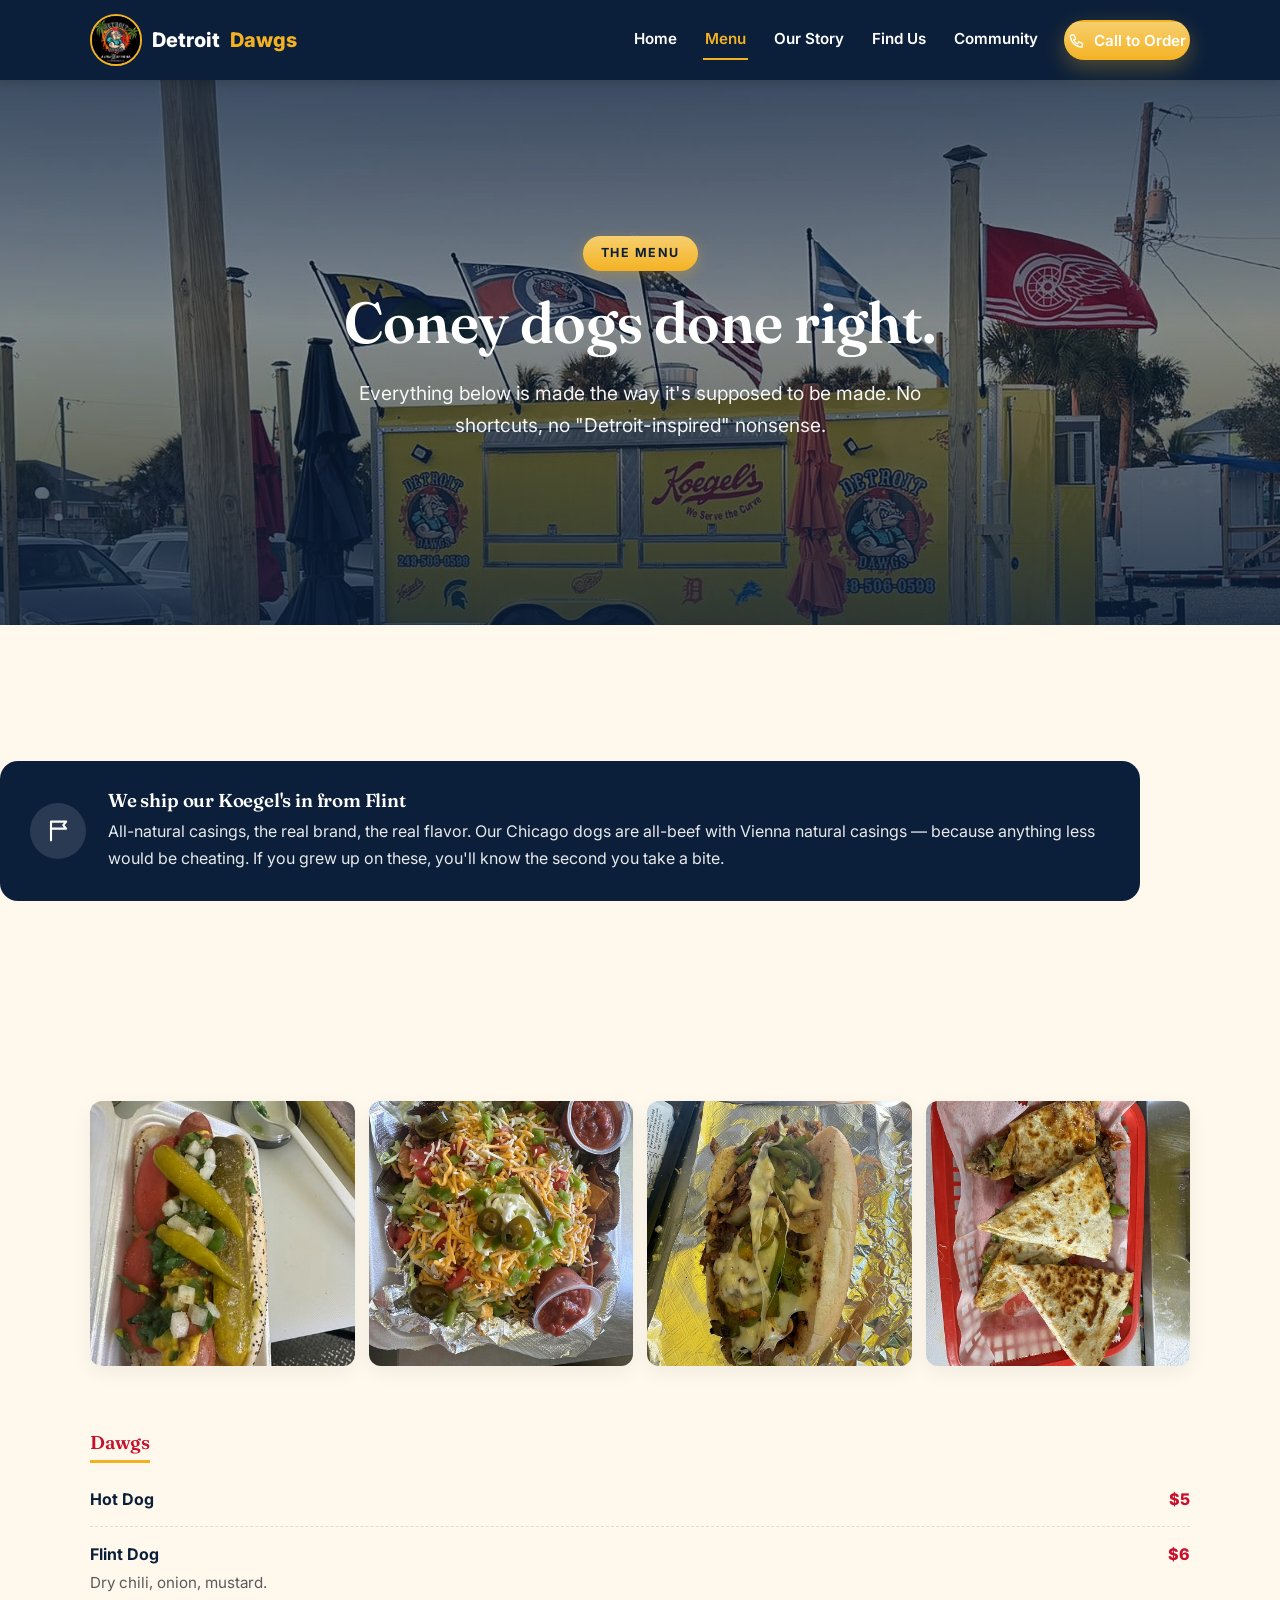
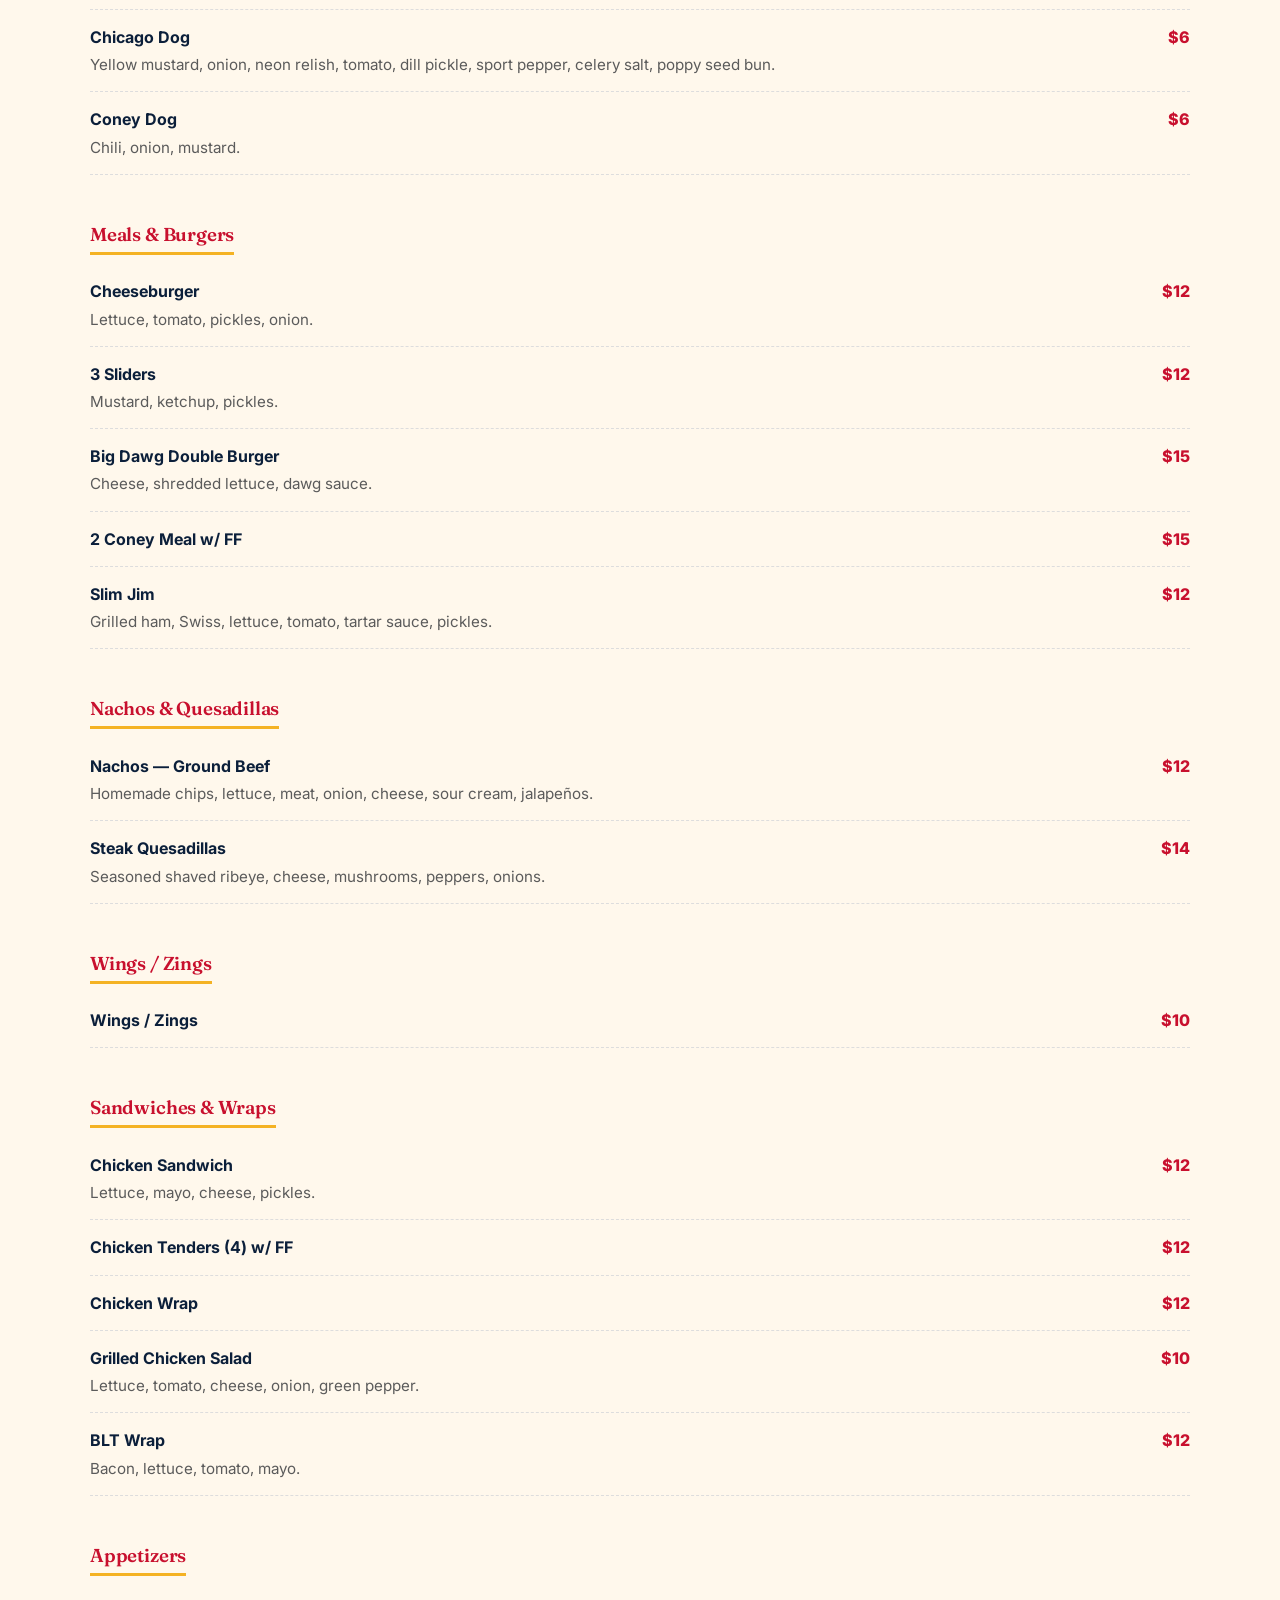
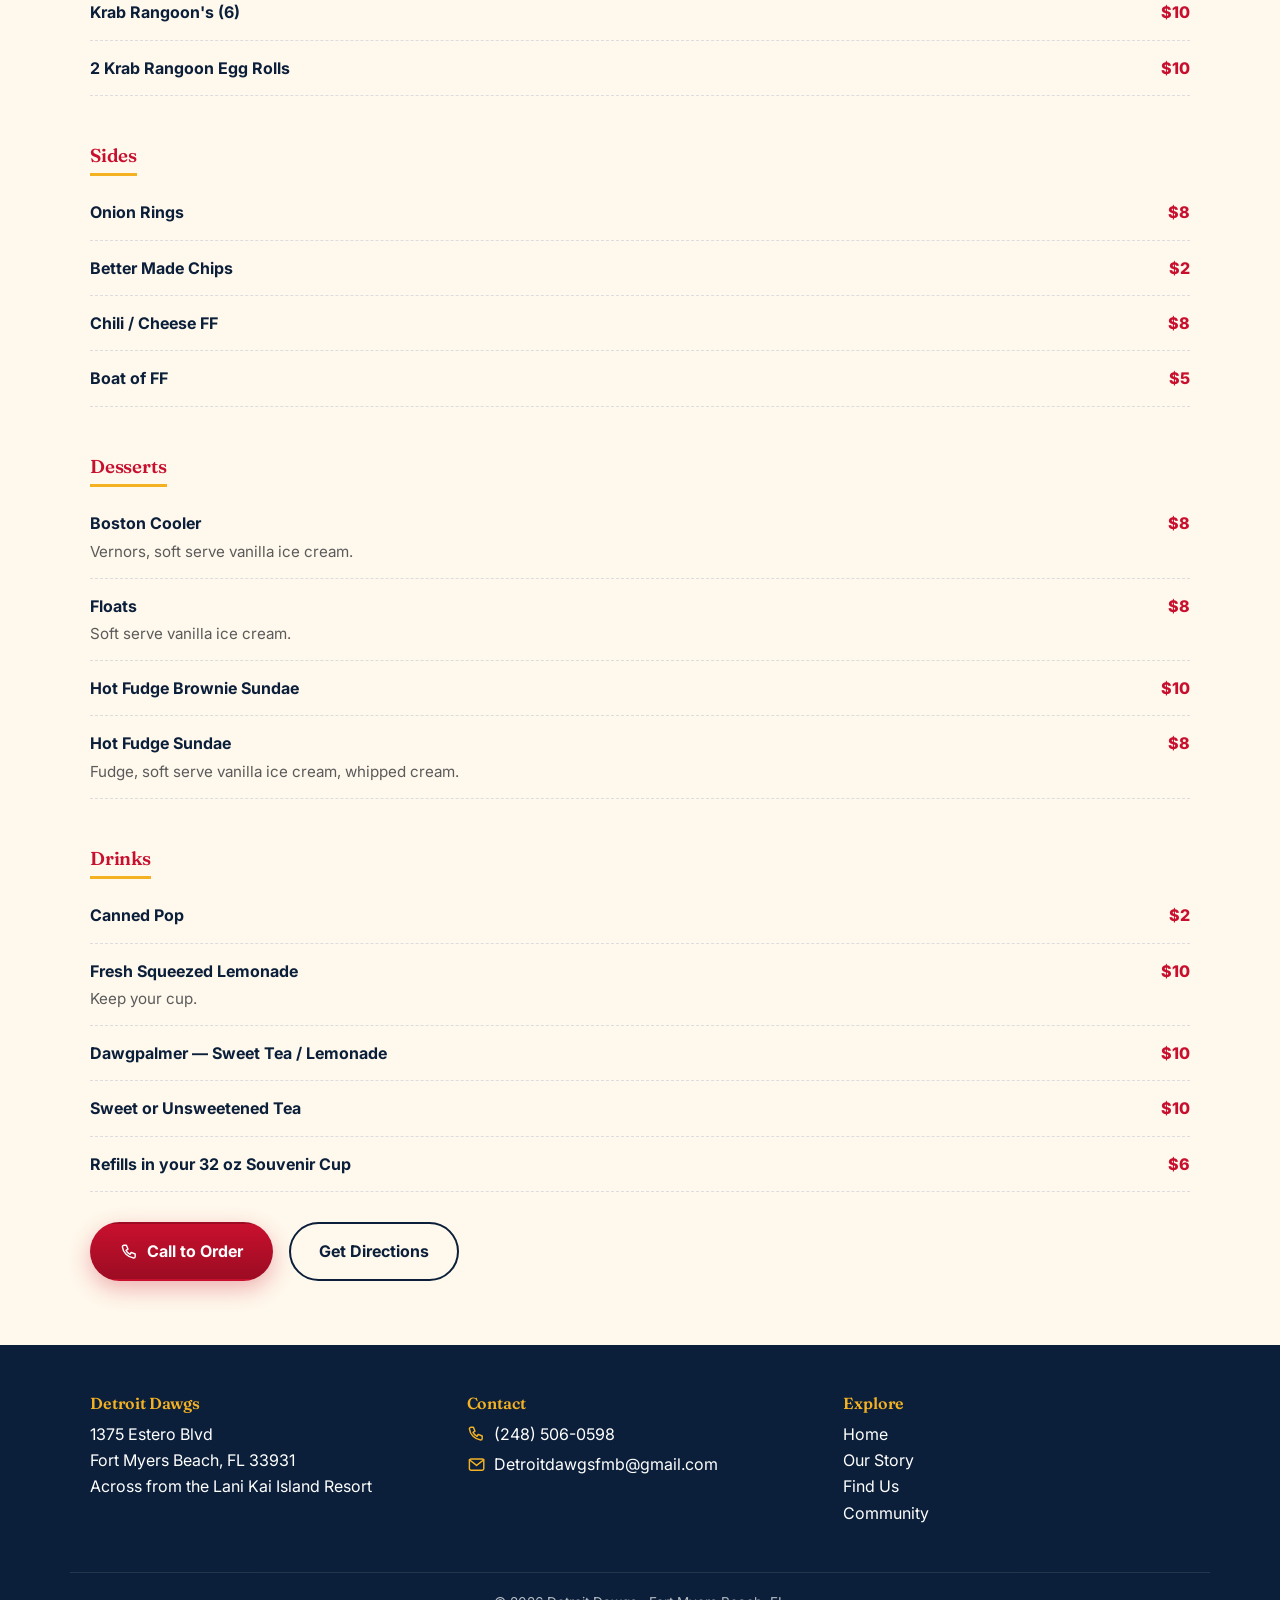
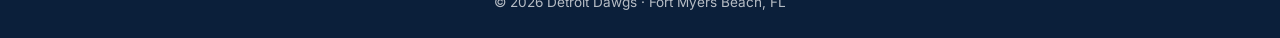
<file: menu.html>
<!DOCTYPE html>
<html lang="en">
<head>
<meta charset="UTF-8">
<meta name="viewport" content="width=device-width, initial-scale=1.0">
<title>Menu | Detroit Dawgs Fort Myers Beach — Koegel's Coney Dogs</title>
<meta name="description" content="See the full Detroit Dawgs menu: Detroit & Flint Coney dogs, Chicago-style hot dogs with Vienna natural casings, Philly cheesesteaks, pulled pork nachos, burgers, wings and more. Fort Myers Beach.">
<meta name="keywords" content="Detroit Dawgs menu, Coney dog Fort Myers Beach, Koegel's hot dog Florida, Chicago hot dog Fort Myers Beach">
<link rel="canonical" href="https://detroitdawgsfmb.com/menu.html">
<meta property="og:title" content="Menu | Detroit Dawgs Fort Myers Beach">
<meta property="og:description" content="Detroit & Flint Coney dogs, Chicago-style hot dogs, Philly cheesesteaks, nachos, burgers, wings and more — across from the Lani Kai on Fort Myers Beach.">
<meta property="og:url" content="https://detroitdawgsfmb.com/menu.html">
<link rel="stylesheet" href="assets/css/style.css">
<link rel="preconnect" href="https://fonts.googleapis.com">
<link rel="preconnect" href="https://fonts.gstatic.com" crossorigin>
<link href="https://fonts.googleapis.com/css2?family=Inter:wght@400;500;600;700&family=Fraunces:opsz,wght@9..144,500;9..144,600;9..144,700&display=swap" rel="stylesheet">
<script type="application/ld+json">
{
  "@context": "https://schema.org",
  "@type": "Menu",
  "name": "Detroit Dawgs Menu",
  "url": "https://detroitdawgsfmb.com/menu.html",
  "hasMenuSection": [
    {
      "@type": "MenuSection",
      "name": "Coney Dogs",
      "hasMenuItem": [
        {"@type": "MenuItem", "name": "Detroit Coney Dog", "description": "Koegel's natural-casing dog, chili, mustard, chopped onion."},
        {"@type": "MenuItem", "name": "Flint Coney Dog", "description": "Same Koegel's dog, Flint-style sauce."},
        {"@type": "MenuItem", "name": "Chicago-Style Hot Dog", "description": "All-beef with Vienna natural casing, dragged through the garden."}
      ]
    },
    {
      "@type": "MenuSection",
      "name": "Beyond the Dog",
      "hasMenuItem": [
        {"@type": "MenuItem", "name": "Philly Cheesesteak"},
        {"@type": "MenuItem", "name": "Pulled Pork Nachos"},
        {"@type": "MenuItem", "name": "Classic Nachos"},
        {"@type": "MenuItem", "name": "Burgers"},
        {"@type": "MenuItem", "name": "Wings"},
        {"@type": "MenuItem", "name": "Chicken Wraps"}
      ]
    },
    {
      "@type": "MenuSection",
      "name": "To Drink",
      "hasMenuItem": [
        {"@type": "MenuItem", "name": "Floats"},
        {"@type": "MenuItem", "name": "Fresh-Squeezed Lemonade"}
      ]
    }
  ]
}
</script>
</head>
<body>

<svg style="display:none" aria-hidden="true">
  <symbol id="icon-dog" viewBox="0 0 24 24" fill="none" stroke="currentColor" stroke-width="1.8" stroke-linecap="round" stroke-linejoin="round"><path d="M4 12c0-2.2 1.8-4 4-4h8c2.2 0 4 1.8 4 4s-1.8 4-4 4H8c-2.2 0-4-1.8-4-4Z"/><path d="M6 8.5 4 6M18 8.5l2-2.5M6 15.5 4 18M18 15.5l2 2.5"/></symbol>
  <symbol id="icon-pin" viewBox="0 0 24 24" fill="none" stroke="currentColor" stroke-width="1.8" stroke-linecap="round" stroke-linejoin="round"><path d="M12 21s7-7.4 7-12a7 7 0 1 0-14 0c0 4.6 7 12 7 12Z"/><circle cx="12" cy="9" r="2.4"/></symbol>
  <symbol id="icon-phone" viewBox="0 0 24 24" fill="none" stroke="currentColor" stroke-width="1.8" stroke-linecap="round" stroke-linejoin="round"><path d="M5 4h3l2 5-2.5 1.5a11 11 0 0 0 5 5L14 13l5 2v3a2 2 0 0 1-2 2A16 16 0 0 1 3 6a2 2 0 0 1 2-2Z"/></symbol>
  <symbol id="icon-fb" viewBox="0 0 24 24" fill="currentColor"><path d="M22 12a10 10 0 1 0-11.6 9.9v-7H7.9V12h2.5V9.8c0-2.5 1.5-3.9 3.8-3.9 1.1 0 2.2.2 2.2.2v2.5h-1.2c-1.2 0-1.6.8-1.6 1.6V12h2.7l-.4 2.9h-2.3v7A10 10 0 0 0 22 12Z"/></symbol>
  <symbol id="icon-mail" viewBox="0 0 24 24" fill="none" stroke="currentColor" stroke-width="1.8" stroke-linecap="round" stroke-linejoin="round"><rect x="3" y="5" width="18" height="14" rx="2"/><path d="M3 6l9 7 9-7"/></symbol>
  <symbol id="icon-flag-us" viewBox="0 0 24 24" fill="none" stroke="currentColor" stroke-width="1.8" stroke-linecap="round" stroke-linejoin="round"><path d="M6 4v16M6 4h13l-2.5 3L19 10H6"/></symbol>
  <symbol id="icon-close" viewBox="0 0 24 24" fill="none" stroke="currentColor" stroke-width="2" stroke-linecap="round"><path d="M5 5l14 14M19 5 5 19"/></symbol>
  <symbol id="icon-menu" viewBox="0 0 24 24" fill="none" stroke="currentColor" stroke-width="2" stroke-linecap="round"><path d="M4 7h16M4 12h16M4 17h16"/></symbol>
</svg>

<a href="#main" class="skip-link">Skip to main content</a>

<header class="site-header">
  <div class="header-inner">
    <a href="index.html" class="brand">
      <img src="assets/img/logo.jpeg" alt="" aria-hidden="true" class="brand-logo">
      Detroit <span class="dot">Dawgs</span>
    </a>
    <button class="nav-toggle" aria-label="Toggle menu" aria-expanded="false" aria-controls="main-nav">
      <svg class="icon icon-menu" aria-hidden="true"><use href="#icon-menu"/></svg>
      <svg class="icon icon-close" aria-hidden="true"><use href="#icon-close"/></svg>
    </button>
    <nav class="main-nav" id="main-nav">
      <a href="index.html">Home</a>
      <a href="menu.html" class="active">Menu</a>
      <a href="our-story.html">Our Story</a>
      <a href="find-us.html">Find Us</a>
      <a href="community.html">Community</a>
      <a href="tel:2485060598" class="btn btn-mustard">
        <svg class="icon" aria-hidden="true"><use href="#icon-phone"/></svg>
        Call to Order
      </a>
    </nav>
  </div>
</header>

<main id="main">

<section class="hero hero-short">
  <div class="hero-inner">
    <span class="kicker">The Menu</span>
    <h1>Coney dogs done right.</h1>
    <p class="lead">Everything below is made the way it's supposed to be made. No shortcuts, no "Detroit-inspired" nonsense.</p>
  </div>
</section>

<section>
  <div class="wrap sourcing-banner">
    <div class="flag"><svg class="icon" aria-hidden="true"><use href="#icon-flag-us"/></svg></div>
    <div>
      <h3 style="margin-bottom:6px;">We ship our Koegel's in from Flint</h3>
      <p style="margin:0; opacity:.9;">All-natural casings, the real brand, the real flavor. Our Chicago dogs are all-beef with Vienna natural casings — because anything less would be cheating. If you grew up on these, you'll know the second you take a bite.</p>
    </div>
  </div>
</section>

<section class="section-tight" style="padding-bottom:0;">
  <div class="wrap">
    <div class="gallery-grid">
      <img src="assets/img/menu-glizzy.jpg" alt="Chicago-style hot dog loaded with tomato, onion, sport peppers, relish, and mustard" loading="eager">
      <img src="assets/img/menu-nachos.jpg" alt="Loaded nachos with cheese, lettuce, tomato, jalapeños, and salsa" loading="lazy">
      <img src="assets/img/menu-philly.jpg" alt="Philly cheesesteak loaded with peppers, onions, and melted cheese" loading="lazy">
      <img src="assets/img/menu-quesadilla.jpg" alt="Steak quesadillas cut into wedges in a basket" loading="lazy">
    </div>
  </div>
</section>

<section class="menu-section section-tight">
  <div class="wrap">

    <h3 class="menu-cat">Dawgs</h3>
    <div class="menu-item">
      <div><div class="menu-item-name">Hot Dog</div></div>
      <div class="menu-item-price">$5</div>
    </div>
    <div class="menu-item">
      <div>
        <div class="menu-item-name">Flint Dog</div>
        <div class="menu-item-desc">Dry chili, onion, mustard.</div>
      </div>
      <div class="menu-item-price">$6</div>
    </div>
    <div class="menu-item">
      <div>
        <div class="menu-item-name">Chicago Dog</div>
        <div class="menu-item-desc">Yellow mustard, onion, neon relish, tomato, dill pickle, sport pepper, celery salt, poppy seed bun.</div>
      </div>
      <div class="menu-item-price">$6</div>
    </div>
    <div class="menu-item">
      <div>
        <div class="menu-item-name">Coney Dog</div>
        <div class="menu-item-desc">Chili, onion, mustard.</div>
      </div>
      <div class="menu-item-price">$6</div>
    </div>

    <h3 class="menu-cat" style="margin-top:50px;">Meals &amp; Burgers</h3>
    <div class="menu-item">
      <div>
        <div class="menu-item-name">Cheeseburger</div>
        <div class="menu-item-desc">Lettuce, tomato, pickles, onion.</div>
      </div>
      <div class="menu-item-price">$12</div>
    </div>
    <div class="menu-item">
      <div>
        <div class="menu-item-name">3 Sliders</div>
        <div class="menu-item-desc">Mustard, ketchup, pickles.</div>
      </div>
      <div class="menu-item-price">$12</div>
    </div>
    <div class="menu-item">
      <div>
        <div class="menu-item-name">Big Dawg Double Burger</div>
        <div class="menu-item-desc">Cheese, shredded lettuce, dawg sauce.</div>
      </div>
      <div class="menu-item-price">$15</div>
    </div>
    <div class="menu-item">
      <div>
        <div class="menu-item-name">2 Coney Meal w/ FF</div>
      </div>
      <div class="menu-item-price">$15</div>
    </div>
    <div class="menu-item">
      <div>
        <div class="menu-item-name">Slim Jim</div>
        <div class="menu-item-desc">Grilled ham, Swiss, lettuce, tomato, tartar sauce, pickles.</div>
      </div>
      <div class="menu-item-price">$12</div>
    </div>

    <h3 class="menu-cat" style="margin-top:50px;">Nachos &amp; Quesadillas</h3>
    <div class="menu-item">
      <div>
        <div class="menu-item-name">Nachos — Ground Beef</div>
        <div class="menu-item-desc">Homemade chips, lettuce, meat, onion, cheese, sour cream, jalapeños.</div>
      </div>
      <div class="menu-item-price">$12</div>
    </div>
    <div class="menu-item">
      <div>
        <div class="menu-item-name">Steak Quesadillas</div>
        <div class="menu-item-desc">Seasoned shaved ribeye, cheese, mushrooms, peppers, onions.</div>
      </div>
      <div class="menu-item-price">$14</div>
    </div>

    <h3 class="menu-cat" style="margin-top:50px;">Wings / Zings</h3>
    <div class="menu-item">
      <div><div class="menu-item-name">Wings / Zings</div></div>
      <div class="menu-item-price">$10</div>
    </div>

    <h3 class="menu-cat" style="margin-top:50px;">Sandwiches &amp; Wraps</h3>
    <div class="menu-item">
      <div>
        <div class="menu-item-name">Chicken Sandwich</div>
        <div class="menu-item-desc">Lettuce, mayo, cheese, pickles.</div>
      </div>
      <div class="menu-item-price">$12</div>
    </div>
    <div class="menu-item">
      <div>
        <div class="menu-item-name">Chicken Tenders (4) w/ FF</div>
      </div>
      <div class="menu-item-price">$12</div>
    </div>
    <div class="menu-item">
      <div><div class="menu-item-name">Chicken Wrap</div></div>
      <div class="menu-item-price">$12</div>
    </div>
    <div class="menu-item">
      <div>
        <div class="menu-item-name">Grilled Chicken Salad</div>
        <div class="menu-item-desc">Lettuce, tomato, cheese, onion, green pepper.</div>
      </div>
      <div class="menu-item-price">$10</div>
    </div>
    <div class="menu-item">
      <div>
        <div class="menu-item-name">BLT Wrap</div>
        <div class="menu-item-desc">Bacon, lettuce, tomato, mayo.</div>
      </div>
      <div class="menu-item-price">$12</div>
    </div>

    <h3 class="menu-cat" style="margin-top:50px;">Appetizers</h3>
    <div class="menu-item">
      <div><div class="menu-item-name">Krab Rangoon's (6)</div></div>
      <div class="menu-item-price">$10</div>
    </div>
    <div class="menu-item">
      <div><div class="menu-item-name">2 Krab Rangoon Egg Rolls</div></div>
      <div class="menu-item-price">$10</div>
    </div>

    <h3 class="menu-cat" style="margin-top:50px;">Sides</h3>
    <div class="menu-item">
      <div><div class="menu-item-name">Onion Rings</div></div>
      <div class="menu-item-price">$8</div>
    </div>
    <div class="menu-item">
      <div><div class="menu-item-name">Better Made Chips</div></div>
      <div class="menu-item-price">$2</div>
    </div>
    <div class="menu-item">
      <div><div class="menu-item-name">Chili / Cheese FF</div></div>
      <div class="menu-item-price">$8</div>
    </div>
    <div class="menu-item">
      <div><div class="menu-item-name">Boat of FF</div></div>
      <div class="menu-item-price">$5</div>
    </div>

    <h3 class="menu-cat" style="margin-top:50px;">Desserts</h3>
    <div class="menu-item">
      <div>
        <div class="menu-item-name">Boston Cooler</div>
        <div class="menu-item-desc">Vernors, soft serve vanilla ice cream.</div>
      </div>
      <div class="menu-item-price">$8</div>
    </div>
    <div class="menu-item">
      <div>
        <div class="menu-item-name">Floats</div>
        <div class="menu-item-desc">Soft serve vanilla ice cream.</div>
      </div>
      <div class="menu-item-price">$8</div>
    </div>
    <div class="menu-item">
      <div><div class="menu-item-name">Hot Fudge Brownie Sundae</div></div>
      <div class="menu-item-price">$10</div>
    </div>
    <div class="menu-item">
      <div>
        <div class="menu-item-name">Hot Fudge Sundae</div>
        <div class="menu-item-desc">Fudge, soft serve vanilla ice cream, whipped cream.</div>
      </div>
      <div class="menu-item-price">$8</div>
    </div>

    <h3 class="menu-cat" style="margin-top:50px;">Drinks</h3>
    <div class="menu-item">
      <div><div class="menu-item-name">Canned Pop</div></div>
      <div class="menu-item-price">$2</div>
    </div>
    <div class="menu-item">
      <div>
        <div class="menu-item-name">Fresh Squeezed Lemonade</div>
        <div class="menu-item-desc">Keep your cup.</div>
      </div>
      <div class="menu-item-price">$10</div>
    </div>
    <div class="menu-item">
      <div>
        <div class="menu-item-name">Dawgpalmer — Sweet Tea / Lemonade</div>
      </div>
      <div class="menu-item-price">$10</div>
    </div>
    <div class="menu-item">
      <div>
        <div class="menu-item-name">Sweet or Unsweetened Tea</div>
      </div>
      <div class="menu-item-price">$10</div>
    </div>
    <div class="menu-item">
      <div>
        <div class="menu-item-name">Refills in your 32 oz Souvenir Cup</div>
      </div>
      <div class="menu-item-price">$6</div>
    </div>

    <div class="btn-row" style="margin-top:30px;">
      <a href="tel:2485060598" class="btn btn-red">
        <svg class="icon" aria-hidden="true"><use href="#icon-phone"/></svg>
        Call to Order
      </a>
      <a href="find-us.html" class="btn btn-outline-navy">Get Directions</a>
    </div>
  </div>
</section>

</main>

<footer class="site-footer">
  <div class="wrap footer-grid">
    <div>
      <h4>Detroit Dawgs</h4>
      <p>1375 Estero Blvd<br>Fort Myers Beach, FL 33931<br>Across from the Lani Kai Island Resort</p>
    </div>
    <div>
      <h4>Contact</h4>
      <p>
        <span class="footer-contact-line"><svg class="icon" aria-hidden="true"><use href="#icon-phone"/></svg><a href="tel:2485060598">(248) 506-0598</a></span>
        <span class="footer-contact-line"><svg class="icon" aria-hidden="true"><use href="#icon-mail"/></svg><a href="mailto:Detroitdawgsfmb@gmail.com">Detroitdawgsfmb@gmail.com</a></span>
      </p>
    </div>
    <div>
      <h4>Explore</h4>
      <p><a href="index.html">Home</a><br>
      <a href="our-story.html">Our Story</a><br>
      <a href="find-us.html">Find Us</a><br>
      <a href="community.html">Community</a></p>
    </div>
  </div>
  <div class="wrap footer-bottom">&copy; 2026 Detroit Dawgs · Fort Myers Beach, FL</div>
</footer>

<div class="sticky-cta">
  <a href="find-us.html"><svg class="icon" aria-hidden="true"><use href="#icon-pin"/></svg>Directions</a>
  <a href="tel:2485060598"><svg class="icon" aria-hidden="true"><use href="#icon-phone"/></svg>Call to Order</a>
</div>

<script src="assets/js/main.js"></script>
</body>
</html>
</file>
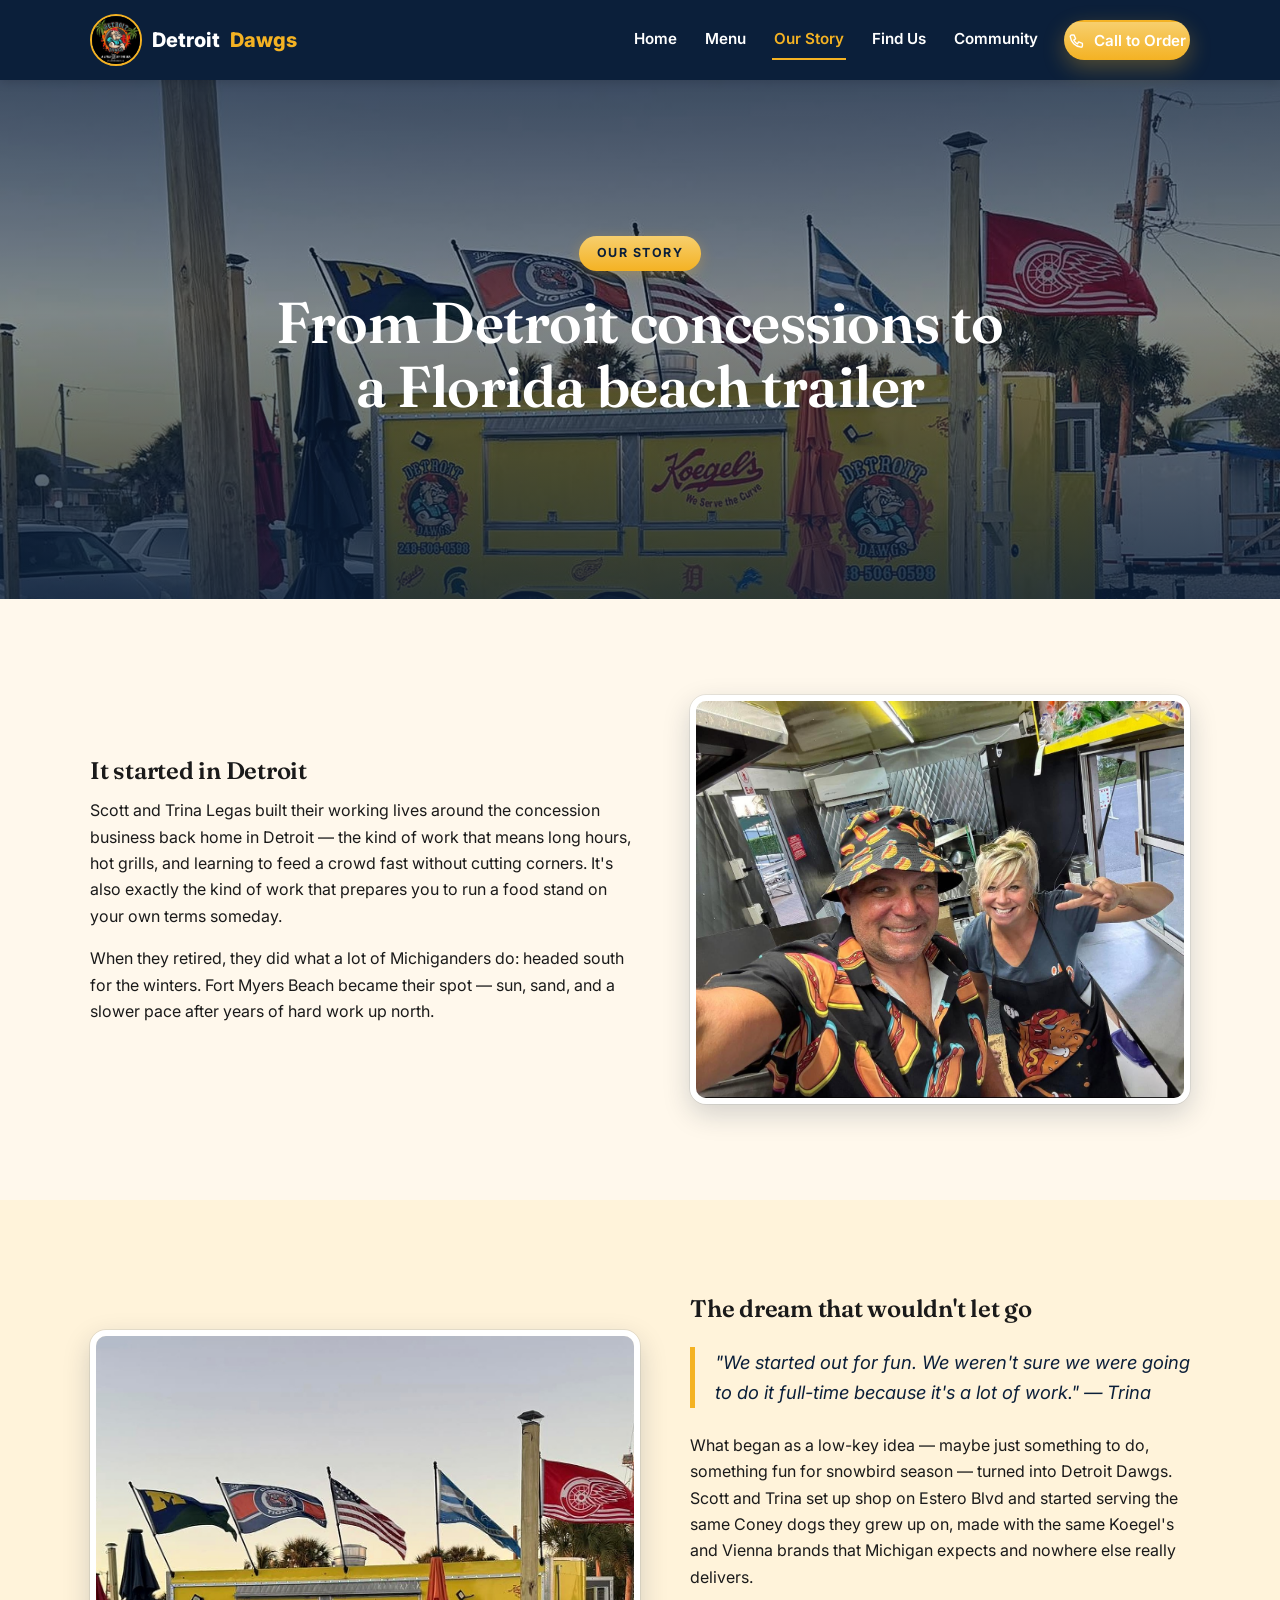
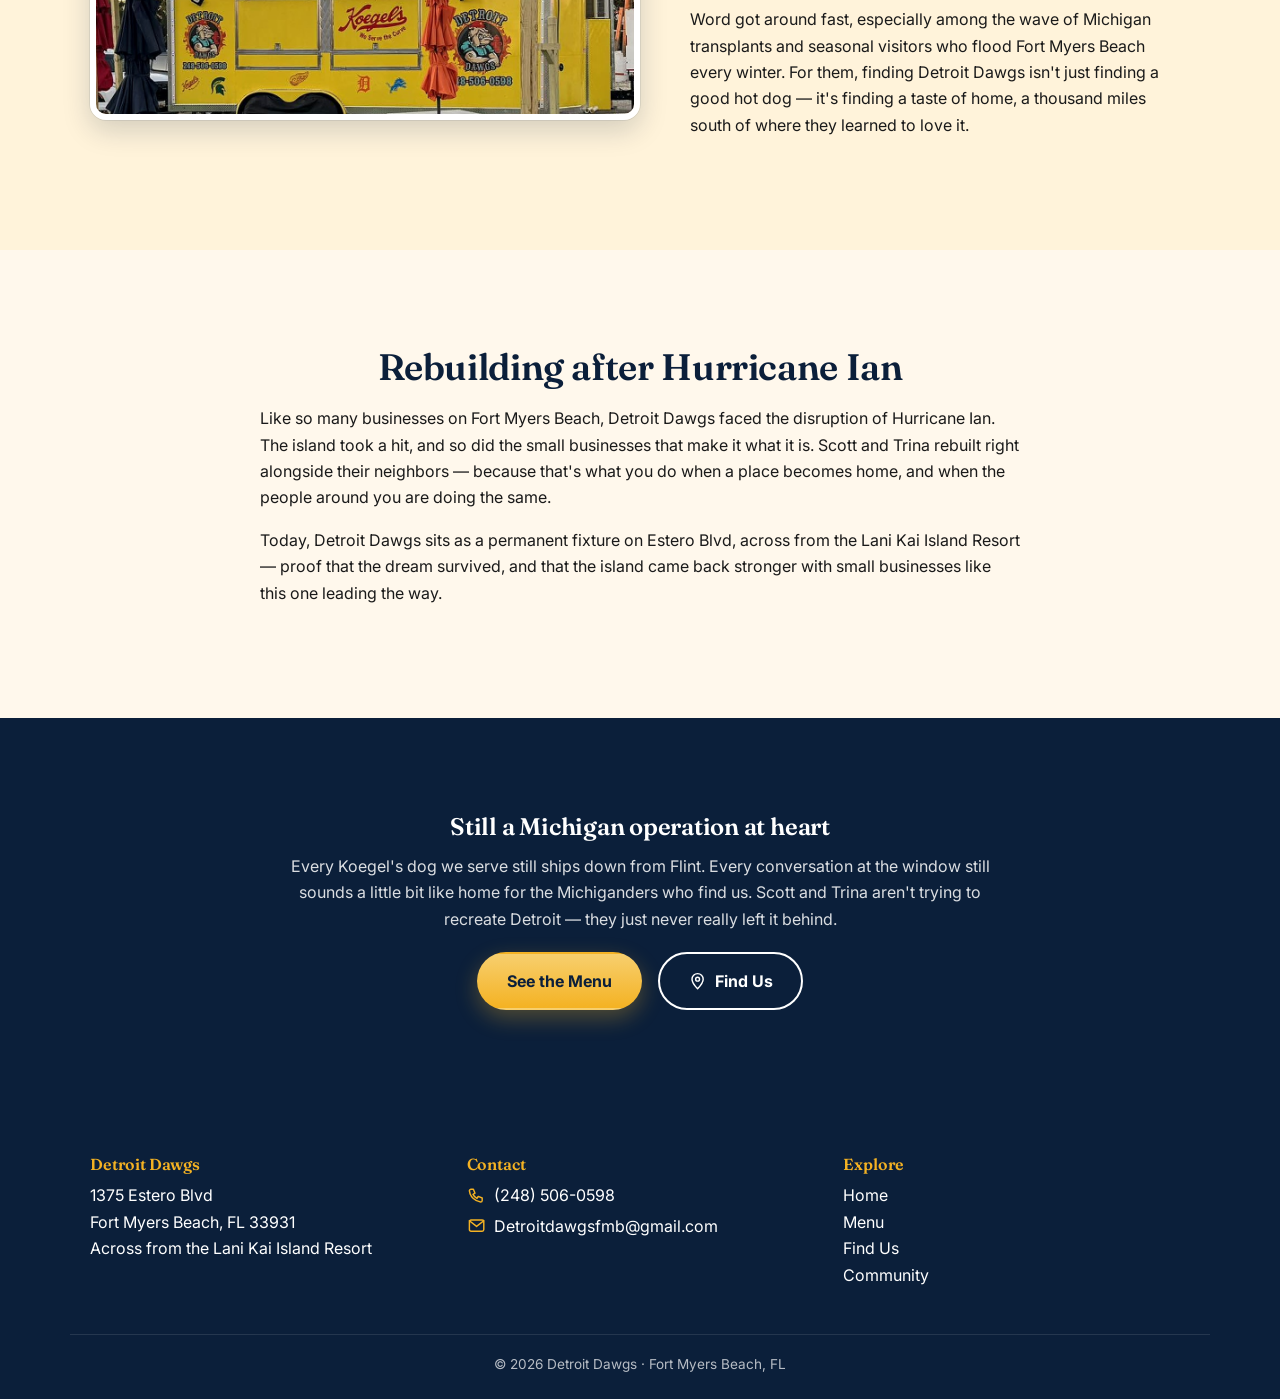
<file: our-story.html>
<!DOCTYPE html>
<html lang="en">
<head>
<meta charset="UTF-8">
<meta name="viewport" content="width=device-width, initial-scale=1.0">
<title>Our Story | Detroit Dawgs — Scott & Trina Legas, Fort Myers Beach</title>
<meta name="description" content="The Detroit Dawgs story: how Scott and Trina Legas left their Detroit concession business for a coney island stand on Fort Myers Beach, rebuilt after Hurricane Ian, and never looked back.">
<meta name="keywords" content="Detroit Dawgs story, Michigan restaurant Fort Myers Beach, Detroit concession owners Florida">
<link rel="canonical" href="https://detroitdawgsfmb.com/our-story.html">
<meta property="og:title" content="Our Story | Detroit Dawgs Fort Myers Beach">
<meta property="og:description" content="Scott and Trina Legas: retired Detroit concession veterans who turned a snowbird dream into a permanent Coney dog stand on Fort Myers Beach.">
<meta property="og:url" content="https://detroitdawgsfmb.com/our-story.html">
<link rel="stylesheet" href="assets/css/style.css">
<link rel="preconnect" href="https://fonts.googleapis.com">
<link rel="preconnect" href="https://fonts.gstatic.com" crossorigin>
<link href="https://fonts.googleapis.com/css2?family=Inter:wght@400;500;600;700&family=Fraunces:opsz,wght@9..144,500;9..144,600;9..144,700&display=swap" rel="stylesheet">
</head>
<body>

<svg style="display:none" aria-hidden="true">
  <symbol id="icon-dog" viewBox="0 0 24 24" fill="none" stroke="currentColor" stroke-width="1.8" stroke-linecap="round" stroke-linejoin="round"><path d="M4 12c0-2.2 1.8-4 4-4h8c2.2 0 4 1.8 4 4s-1.8 4-4 4H8c-2.2 0-4-1.8-4-4Z"/><path d="M6 8.5 4 6M18 8.5l2-2.5M6 15.5 4 18M18 15.5l2 2.5"/></symbol>
  <symbol id="icon-pin" viewBox="0 0 24 24" fill="none" stroke="currentColor" stroke-width="1.8" stroke-linecap="round" stroke-linejoin="round"><path d="M12 21s7-7.4 7-12a7 7 0 1 0-14 0c0 4.6 7 12 7 12Z"/><circle cx="12" cy="9" r="2.4"/></symbol>
  <symbol id="icon-phone" viewBox="0 0 24 24" fill="none" stroke="currentColor" stroke-width="1.8" stroke-linecap="round" stroke-linejoin="round"><path d="M5 4h3l2 5-2.5 1.5a11 11 0 0 0 5 5L14 13l5 2v3a2 2 0 0 1-2 2A16 16 0 0 1 3 6a2 2 0 0 1 2-2Z"/></symbol>
  <symbol id="icon-fb" viewBox="0 0 24 24" fill="currentColor"><path d="M22 12a10 10 0 1 0-11.6 9.9v-7H7.9V12h2.5V9.8c0-2.5 1.5-3.9 3.8-3.9 1.1 0 2.2.2 2.2.2v2.5h-1.2c-1.2 0-1.6.8-1.6 1.6V12h2.7l-.4 2.9h-2.3v7A10 10 0 0 0 22 12Z"/></symbol>
  <symbol id="icon-mail" viewBox="0 0 24 24" fill="none" stroke="currentColor" stroke-width="1.8" stroke-linecap="round" stroke-linejoin="round"><rect x="3" y="5" width="18" height="14" rx="2"/><path d="M3 6l9 7 9-7"/></symbol>
  <symbol id="icon-camera" viewBox="0 0 24 24" fill="none" stroke="currentColor" stroke-width="1.8" stroke-linecap="round" stroke-linejoin="round"><path d="M4 8h3l1.5-2h7L17 8h3a1 1 0 0 1 1 1v9a1 1 0 0 1-1 1H4a1 1 0 0 1-1-1V9a1 1 0 0 1 1-1Z"/><circle cx="12" cy="13.5" r="3.5"/></symbol>
  <symbol id="icon-close" viewBox="0 0 24 24" fill="none" stroke="currentColor" stroke-width="2" stroke-linecap="round"><path d="M5 5l14 14M19 5 5 19"/></symbol>
  <symbol id="icon-menu" viewBox="0 0 24 24" fill="none" stroke="currentColor" stroke-width="2" stroke-linecap="round"><path d="M4 7h16M4 12h16M4 17h16"/></symbol>
</svg>

<a href="#main" class="skip-link">Skip to main content</a>

<header class="site-header">
  <div class="header-inner">
    <a href="index.html" class="brand">
      <img src="assets/img/logo.jpeg" alt="" aria-hidden="true" class="brand-logo">
      Detroit <span class="dot">Dawgs</span>
    </a>
    <button class="nav-toggle" aria-label="Toggle menu" aria-expanded="false" aria-controls="main-nav">
      <svg class="icon icon-menu" aria-hidden="true"><use href="#icon-menu"/></svg>
      <svg class="icon icon-close" aria-hidden="true"><use href="#icon-close"/></svg>
    </button>
    <nav class="main-nav" id="main-nav">
      <a href="index.html">Home</a>
      <a href="menu.html">Menu</a>
      <a href="our-story.html" class="active">Our Story</a>
      <a href="find-us.html">Find Us</a>
      <a href="community.html">Community</a>
      <a href="tel:2485060598" class="btn btn-mustard">
        <svg class="icon" aria-hidden="true"><use href="#icon-phone"/></svg>
        Call to Order
      </a>
    </nav>
  </div>
</header>

<main id="main">

<section class="hero hero-short">
  <div class="hero-inner">
    <span class="kicker">Our Story</span>
    <h1>From Detroit concessions to a Florida beach trailer</h1>
  </div>
</section>

<section>
  <div class="wrap origin">
    <div>
      <h2>It started in Detroit</h2>
      <p>Scott and Trina Legas built their working lives around the concession business back home in Detroit — the kind of work that means long hours, hot grills, and learning to feed a crowd fast without cutting corners. It's also exactly the kind of work that prepares you to run a food stand on your own terms someday.</p>
      <p>When they retired, they did what a lot of Michiganders do: headed south for the winters. Fort Myers Beach became their spot — sun, sand, and a slower pace after years of hard work up north.</p>
    </div>
    <div>
      <img src="assets/img/scott-trina.jpg" alt="Scott and Trina Legas smiling inside the Detroit Dawgs trailer kitchen" loading="lazy" style="border-radius:16px; box-shadow:0 10px 28px rgba(11,31,58,0.18);">
    </div>
  </div>
</section>

<section class="bg-mustard-soft">
  <div class="wrap origin">
    <div>
      <img src="assets/img/trailer-signage.jpg" alt="The Detroit Dawgs trailer flying Michigan, Tigers, USA, and Red Wings flags at golden hour" loading="lazy" style="border-radius:16px; box-shadow:0 10px 28px rgba(11,31,58,0.18);">
    </div>
    <div>
      <h2>The dream that wouldn't let go</h2>
      <p class="quote-block">"We started out for fun. We weren't sure we were going to do it full-time because it's a lot of work." — Trina</p>
      <p>What began as a low-key idea — maybe just something to do, something fun for snowbird season — turned into Detroit Dawgs. Scott and Trina set up shop on Estero Blvd and started serving the same Coney dogs they grew up on, made with the same Koegel's and Vienna brands that Michigan expects and nowhere else really delivers.</p>
      <p>Word got around fast, especially among the wave of Michigan transplants and seasonal visitors who flood Fort Myers Beach every winter. For them, finding Detroit Dawgs isn't just finding a good hot dog — it's finding a taste of home, a thousand miles south of where they learned to love it.</p>
    </div>
  </div>
</section>

<section>
  <div class="wrap max-medium">
    <h2 class="section-title">Rebuilding after Hurricane Ian</h2>
    <p>Like so many businesses on Fort Myers Beach, Detroit Dawgs faced the disruption of Hurricane Ian. The island took a hit, and so did the small businesses that make it what it is. Scott and Trina rebuilt right alongside their neighbors — because that's what you do when a place becomes home, and when the people around you are doing the same.</p>
    <p>Today, Detroit Dawgs sits as a permanent fixture on Estero Blvd, across from the Lani Kai Island Resort — proof that the dream survived, and that the island came back stronger with small businesses like this one leading the way.</p>
  </div>
</section>

<section class="bg-navy">
  <div class="wrap text-center max-narrow">
    <h2>Still a Michigan operation at heart</h2>
    <p>Every Koegel's dog we serve still ships down from Flint. Every conversation at the window still sounds a little bit like home for the Michiganders who find us. Scott and Trina aren't trying to recreate Detroit — they just never really left it behind.</p>
    <div class="btn-row center" style="margin-top:20px;">
      <a href="menu.html" class="btn btn-mustard">See the Menu</a>
      <a href="find-us.html" class="btn btn-outline">
        <svg class="icon" aria-hidden="true"><use href="#icon-pin"/></svg>
        Find Us
      </a>
    </div>
  </div>
</section>

</main>

<footer class="site-footer">
  <div class="wrap footer-grid">
    <div>
      <h4>Detroit Dawgs</h4>
      <p>1375 Estero Blvd<br>Fort Myers Beach, FL 33931<br>Across from the Lani Kai Island Resort</p>
    </div>
    <div>
      <h4>Contact</h4>
      <p>
        <span class="footer-contact-line"><svg class="icon" aria-hidden="true"><use href="#icon-phone"/></svg><a href="tel:2485060598">(248) 506-0598</a></span>
        <span class="footer-contact-line"><svg class="icon" aria-hidden="true"><use href="#icon-mail"/></svg><a href="mailto:Detroitdawgsfmb@gmail.com">Detroitdawgsfmb@gmail.com</a></span>
      </p>
    </div>
    <div>
      <h4>Explore</h4>
      <p><a href="index.html">Home</a><br>
      <a href="menu.html">Menu</a><br>
      <a href="find-us.html">Find Us</a><br>
      <a href="community.html">Community</a></p>
    </div>
  </div>
  <div class="wrap footer-bottom">&copy; 2026 Detroit Dawgs · Fort Myers Beach, FL</div>
</footer>

<div class="sticky-cta">
  <a href="find-us.html"><svg class="icon" aria-hidden="true"><use href="#icon-pin"/></svg>Directions</a>
  <a href="tel:2485060598"><svg class="icon" aria-hidden="true"><use href="#icon-phone"/></svg>Call to Order</a>
</div>

<script src="assets/js/main.js"></script>
</body>
</html>
</file>
<file: assets/css/style.css>
/* Detroit Dawgs — shared styles */
:root {
  --navy: #0b1f3a;
  --navy-light: #16315a;
  --red: #c8102e;
  --red-dark: #9c0c23;
  --cream: #fff8ec;
  --mustard: #f4b223;
  --mustard-dark: #cf9416;
  --mustard-soft: #f7cf6e;
  --teal: #0e7c86;
  --ink: #1a1a1a;
  --gray: #5b5b5b;
  --gray-light: #8a8a8a;
  --max: 1140px;
  --radius: 18px;
  --shadow-sm: 0 6px 20px rgba(11,31,58,0.06);
  --shadow-md: 0 16px 40px rgba(11,31,58,0.10);
  --shadow-lg: 0 30px 64px rgba(11,31,58,0.16);
  --ease: cubic-bezier(.25,.8,.35,1);
}

* { box-sizing: border-box; }

html { scroll-behavior: smooth; }

@media (prefers-reduced-motion: reduce) {
  html { scroll-behavior: auto; }
  *, *::before, *::after { animation-duration: 0.001ms !important; animation-iteration-count: 1 !important; transition-duration: 0.001ms !important; scroll-behavior: auto !important; }
}

body {
  margin: 0;
  font-family: 'Inter', 'Segoe UI', system-ui, -apple-system, sans-serif;
  color: var(--ink);
  background: var(--cream);
  line-height: 1.65;
  -webkit-font-smoothing: antialiased;
}

h1, h2, h3, h4 {
  font-family: 'Fraunces', serif;
  font-weight: 600;
  font-optical-sizing: auto;
  margin: 0 0 0.5em;
  line-height: 1.12;
  letter-spacing: -0.01em;
}

p { margin: 0 0 1em; }

a { color: inherit; text-decoration: none; }

img { max-width: 100%; display: block; }

svg.icon {
  width: 1.2em;
  height: 1.2em;
  flex-shrink: 0;
  vertical-align: -0.2em;
}

/* Visible, on-brand focus state everywhere */
a:focus-visible,
button:focus-visible,
.btn:focus-visible,
input:focus-visible {
  outline: 3px solid var(--mustard);
  outline-offset: 3px;
  border-radius: 6px;
}

.cursor-pointer, a, button, .btn { cursor: pointer; }

.wrap {
  max-width: var(--max);
  margin: 0 auto;
  padding: 0 20px;
}

.visually-hidden {
  position: absolute;
  width: 1px; height: 1px;
  overflow: hidden;
  clip: rect(0 0 0 0);
  white-space: nowrap;
}

.skip-link {
  position: absolute;
  left: -9999px;
  top: 0;
  background: var(--mustard);
  color: var(--navy);
  padding: 10px 18px;
  font-weight: 700;
  z-index: 100;
  border-radius: 0 0 8px 0;
}
.skip-link:focus {
  left: 0;
}

/* ===== Header ===== */
.site-header {
  position: sticky;
  top: 0;
  z-index: 50;
  background: var(--navy);
  color: #fff;
  box-shadow: 0 2px 10px rgba(0,0,0,0.15);
}

.header-inner {
  display: flex;
  align-items: center;
  justify-content: space-between;
  padding: 14px 20px;
  max-width: var(--max);
  margin: 0 auto;
}

.brand {
  display: flex;
  align-items: center;
  gap: 10px;
  font-weight: 800;
  font-size: 1.25rem;
  color: #fff;
  white-space: nowrap;
}

.brand .icon-badge {
  width: 34px;
  height: 34px;
  display: flex;
  align-items: center;
  justify-content: center;
  background: var(--red);
  border-radius: 50%;
  color: #fff;
}
.brand .icon-badge svg { width: 20px; height: 20px; }

.brand-logo {
  width: 52px;
  height: 52px;
  border-radius: 50%;
  object-fit: cover;
  flex-shrink: 0;
  border: 2px solid var(--mustard);
}

.brand .dot { color: var(--mustard); }

.main-nav {
  display: flex;
  align-items: center;
  gap: 24px;
  flex-wrap: wrap;
}

.main-nav a {
  color: #fff;
  font-weight: 600;
  font-size: 0.95rem;
  padding: 6px 2px;
  border-bottom: 2px solid transparent;
  transition: border-color .2s, color .2s;
}

.main-nav a:hover,
.main-nav a.active {
  border-bottom-color: var(--mustard);
  color: var(--mustard);
}

.main-nav a.btn {
  border-bottom: none;
}

.nav-toggle {
  display: none;
  background: none;
  border: none;
  color: #fff;
  padding: 6px;
  border-radius: 8px;
}
.nav-toggle svg { width: 26px; height: 26px; }
.nav-toggle .icon-close { display: none; }
.nav-toggle[aria-expanded="true"] .icon-menu { display: none; }
.nav-toggle[aria-expanded="true"] .icon-close { display: block; }

@media (max-width: 760px) {
  .nav-toggle { display: block; }
  .main-nav {
    display: none;
    flex-direction: column;
    align-items: flex-start;
    width: 100%;
    background: var(--navy-light);
    padding: 10px 20px 18px;
    gap: 14px;
  }
  .main-nav.open { display: flex; }
  .header-inner { flex-wrap: wrap; }
  .main-nav a.btn { width: 100%; text-align: center; }
}

/* ===== Buttons ===== */
.btn {
  display: inline-flex;
  align-items: center;
  gap: 8px;
  padding: 14px 28px;
  border-radius: 50px;
  font-weight: 700;
  font-size: 1rem;
  border: 2px solid transparent;
  transition: transform .2s var(--ease), box-shadow .2s var(--ease), background .2s var(--ease);
}

.btn:hover { transform: translateY(-2px); }
.btn:active { transform: translateY(0); }

.btn-red {
  background: linear-gradient(180deg, var(--red), var(--red-dark));
  color: #fff;
  box-shadow: 0 8px 22px rgba(200,16,46,0.3);
}
.btn-red:hover { box-shadow: 0 12px 28px rgba(200,16,46,0.4); }

.btn-outline {
  background: transparent;
  border-color: #fff;
  color: #fff;
}
.btn-outline:hover { background: rgba(255,255,255,0.15); }

.btn-outline-navy {
  background: transparent;
  border-color: var(--navy);
  color: var(--navy);
}
.btn-outline-navy:hover { background: rgba(11,31,58,0.06); }

.btn-mustard {
  background: linear-gradient(180deg, var(--mustard-soft), var(--mustard));
  color: var(--navy);
  box-shadow: 0 8px 22px rgba(244,178,35,0.3);
}
.btn-mustard:hover { box-shadow: 0 12px 28px rgba(244,178,35,0.4); }

.btn-row { display: flex; gap: 16px; flex-wrap: wrap; }
.btn-row.center { justify-content: center; }

/* ===== Hero ===== */
.hero {
  position: relative;
  min-height: 92dvh;
  display: flex;
  align-items: center;
  background: linear-gradient(180deg, rgba(11,31,58,0.72), rgba(11,31,58,0.48) 45%, rgba(11,31,58,0.82)),
              url('../img/hero.jpeg') center/cover no-repeat;
  color: #fff;
  text-align: center;
}

.hero.hero-short { min-height: 46dvh; }

.hero-inner { max-width: 800px; margin: 0 auto; padding: 60px 20px; position: relative; z-index: 1; }

.kicker {
  display: inline-block;
  background: linear-gradient(180deg, var(--mustard-soft), var(--mustard));
  color: var(--navy);
  font-weight: 700;
  font-size: 0.78rem;
  letter-spacing: 1.5px;
  text-transform: uppercase;
  padding: 7px 18px;
  border-radius: 50px;
  margin-bottom: 20px;
  box-shadow: 0 4px 14px rgba(244,178,35,0.3);
}

.hero h1 {
  font-size: clamp(2.2rem, 6vw, 3.6rem);
  margin-bottom: 0.4em;
}

.hero p.lead {
  font-size: 1.2rem;
  opacity: 0.95;
  max-width: 620px;
  margin: 0 auto 28px;
}

.wave-divider {
  display: block;
  width: 100%;
  height: 60px;
  margin-top: -2px;
}

/* ===== Sections ===== */
section { padding: 96px 0; }

.section-tight { padding: 64px 0; }

.section-title {
  text-align: center;
  margin-bottom: 18px;
  color: var(--navy);
  font-size: clamp(1.7rem, 3.4vw, 2.3rem);
}

.section-sub {
  text-align: center;
  color: var(--gray);
  max-width: 640px;
  margin: 0 auto 52px;
  font-size: 1.08rem;
}

.bg-navy { background: var(--navy); color: #fff; }
.bg-navy h2, .bg-navy h3 { color: #fff; }
.bg-navy p { color: rgba(255,255,255,.85); }
.bg-mustard-soft { background: #fff3da; }
.text-center { text-align: center; }
.max-narrow { max-width: 760px; margin-left: auto; margin-right: auto; }
.max-medium { max-width: 800px; margin-left: auto; margin-right: auto; }

/* ===== Story / origin block ===== */
.origin {
  display: grid;
  grid-template-columns: 1.1fr 1fr;
  gap: 50px;
  align-items: center;
}

@media (max-width: 800px) {
  .origin { grid-template-columns: 1fr; }
}

.origin img, .origin .photo-placeholder {
  border-radius: var(--radius);
  box-shadow: var(--shadow-lg);
  border: 6px solid #fff;
  outline: 1px solid rgba(11,31,58,0.08);
}

.quote-block {
  border-left: 5px solid var(--mustard);
  padding-left: 20px;
  font-style: italic;
  font-size: 1.15rem;
  color: var(--navy);
  margin: 24px 0;
}

/* ===== Photo placeholder (until real photography is added) ===== */
.photo-placeholder {
  position: relative;
  aspect-ratio: 4/3;
  border-radius: var(--radius);
  background: repeating-linear-gradient(135deg, #f4e3c1, #f4e3c1 12px, #ecd6a8 12px, #ecd6a8 24px);
  border: 2px dashed var(--mustard-dark);
  display: flex;
  flex-direction: column;
  align-items: center;
  justify-content: center;
  gap: 10px;
  color: var(--navy);
  text-align: center;
  padding: 20px;
}
.photo-placeholder svg { width: 34px; height: 34px; opacity: 0.7; }
.photo-placeholder span {
  font-size: 0.85rem;
  font-weight: 600;
  opacity: 0.8;
  max-width: 220px;
}
.gallery-grid .photo-placeholder { aspect-ratio: 1/1; }

/* ===== Cards ===== */
.card-grid {
  display: grid;
  grid-template-columns: repeat(4, 1fr);
  gap: 26px;
}

@media (max-width: 900px) {
  .card-grid { grid-template-columns: repeat(2, 1fr); }
}
@media (max-width: 600px) {
  .card-grid { grid-template-columns: 1fr; }
}

.card {
  background: #fff;
  border-radius: 14px;
  padding: 32px 26px;
  box-shadow: var(--shadow-sm);
  border: 1px solid rgba(11,31,58,0.06);
  transition: transform .3s var(--ease), box-shadow .3s var(--ease), border-color .3s var(--ease);
}
.card:hover {
  transform: translateY(-6px);
  box-shadow: var(--shadow-lg);
  border-color: rgba(244,178,35,0.4);
}

.card-icon {
  width: 48px;
  height: 48px;
  display: flex;
  align-items: center;
  justify-content: center;
  background: linear-gradient(160deg, var(--cream), #fff);
  color: var(--red);
  border-radius: 12px;
  margin-bottom: 16px;
  box-shadow: inset 0 0 0 1px rgba(11,31,58,0.05);
}

.card h3 { color: var(--navy); font-size: 1.22rem; }

.card .badge {
  display: inline-block;
  background: var(--mustard);
  color: var(--navy);
  font-size: 0.75rem;
  font-weight: 700;
  padding: 4px 10px;
  border-radius: 50px;
  margin-bottom: 10px;
}

/* ===== Menu page ===== */
.menu-section h3.menu-cat {
  color: var(--red);
  border-bottom: 3px solid var(--mustard);
  display: inline-block;
  padding-bottom: 6px;
  margin-top: 0;
}

.menu-item {
  display: flex;
  justify-content: space-between;
  gap: 16px;
  padding: 14px 0;
  border-bottom: 1px dashed #ddd;
}

.menu-item:last-child { border-bottom: none; }

.menu-item-name { font-weight: 700; color: var(--navy); }
.menu-item-desc { color: var(--gray); font-size: 0.95rem; margin-top: 2px; }
.menu-item-price { font-weight: 800; color: var(--red); white-space: nowrap; }

.sourcing-banner {
  background: var(--navy);
  color: #fff;
  border-radius: var(--radius);
  padding: 30px;
  margin: 40px 0;
  display: grid;
  grid-template-columns: auto 1fr;
  gap: 22px;
  align-items: center;
}
@media (max-width: 600px) {
  .sourcing-banner { grid-template-columns: 1fr; text-align: center; }
}
.sourcing-banner .flag {
  width: 56px; height: 56px;
  display: flex; align-items: center; justify-content: center;
  background: rgba(255,255,255,0.12);
  border-radius: 50%;
  flex-shrink: 0;
  margin: 0 auto;
}
.sourcing-banner .flag svg { width: 28px; height: 28px; }

/* ===== Stats / social proof ===== */
.stat-row {
  display: flex;
  justify-content: center;
  gap: 60px;
  flex-wrap: wrap;
  text-align: center;
}
.stat-num {
  font-size: 2.6rem;
  font-weight: 800;
  color: var(--mustard);
}
.stat-label { font-size: 0.9rem; opacity: 0.85; }

/* ===== Find us ===== */
.map-frame {
  border-radius: var(--radius);
  overflow: hidden;
  box-shadow: var(--shadow-md);
  border: none;
  width: 100%;
  height: 420px;
}

.info-grid {
  display: grid;
  grid-template-columns: repeat(3, 1fr);
  gap: 24px;
  margin-top: 40px;
}
@media (max-width: 800px) {
  .info-grid { grid-template-columns: 1fr; }
}

.card-title-row {
  display: flex;
  align-items: center;
  gap: 10px;
  margin-bottom: 10px;
}
.card-title-row svg { color: var(--red); }
.card-title-row h3 { margin: 0; }

/* ===== Gallery ===== */
.gallery-grid {
  display: grid;
  grid-template-columns: repeat(4, 1fr);
  gap: 14px;
}
@media (max-width: 800px) {
  .gallery-grid { grid-template-columns: repeat(2, 1fr); }
}
.gallery-grid img {
  border-radius: 12px;
  aspect-ratio: 1/1;
  object-fit: cover;
  box-shadow: var(--shadow-sm);
  transition: transform .3s var(--ease), box-shadow .3s var(--ease);
}
.gallery-grid img:hover {
  transform: translateY(-4px) scale(1.02);
  box-shadow: var(--shadow-md);
}

/* ===== Community ===== */
.event-card {
  display: flex;
  gap: 20px;
  background: #fff;
  border-radius: 14px;
  padding: 26px;
  box-shadow: var(--shadow-sm);
  border: 1px solid rgba(11,31,58,0.06);
  margin-bottom: 22px;
  transition: transform .3s var(--ease), box-shadow .3s var(--ease), border-color .3s var(--ease);
}
.event-card:hover {
  transform: translateY(-4px);
  box-shadow: var(--shadow-lg);
  border-color: rgba(244,178,35,0.4);
}
.event-icon {
  width: 52px;
  height: 52px;
  flex-shrink: 0;
  display: flex;
  align-items: center;
  justify-content: center;
  background: var(--cream);
  color: var(--red);
  border-radius: 14px;
}
.event-icon svg { width: 26px; height: 26px; }

/* ===== Social embed ===== */
.facebook-embed {
  border-radius: var(--radius);
  overflow: hidden;
  box-shadow: var(--shadow-sm);
}
.social-cta {
  display: flex;
  align-items: center;
  justify-content: center;
  gap: 10px;
  background: #1877f2;
  color: #fff;
  font-weight: 700;
  padding: 16px 24px;
  border-radius: var(--radius);
  transition: background .2s;
}
.social-cta:hover { background: #145fc4; }
.social-cta svg { width: 22px; height: 22px; }

/* ===== Footer ===== */
.site-footer {
  background: var(--navy);
  color: #fff;
  padding: 50px 0 24px;
}
.footer-grid {
  display: grid;
  grid-template-columns: repeat(3, 1fr);
  gap: 30px;
  margin-bottom: 30px;
}
@media (max-width: 760px) {
  .footer-grid { grid-template-columns: 1fr; }
}
.site-footer h4 { color: var(--mustard); font-size: 1rem; }
.site-footer a:hover { color: var(--mustard); }
.footer-contact-line {
  display: flex;
  align-items: center;
  gap: 8px;
  margin-bottom: 4px;
}
.footer-contact-line svg { color: var(--mustard); flex-shrink: 0; }
.footer-bottom {
  text-align: center;
  font-size: 0.85rem;
  opacity: 0.7;
  border-top: 1px solid rgba(255,255,255,0.15);
  padding-top: 18px;
}

.social-icons { display: flex; gap: 14px; margin-top: 10px; }
.social-icons a {
  width: 38px; height: 38px;
  display: flex; align-items: center; justify-content: center;
  background: rgba(255,255,255,0.1);
  border-radius: 50%;
  transition: background .2s, color .2s;
}
.social-icons a svg { width: 18px; height: 18px; }
.social-icons a:hover { background: var(--mustard); color: var(--navy); }

/* ===== Sticky mobile order bar ===== */
.sticky-cta {
  position: fixed;
  bottom: 0; left: 0; right: 0;
  background: var(--navy);
  display: flex;
  z-index: 60;
  box-shadow: 0 -4px 14px rgba(0,0,0,0.25);
}
.sticky-cta a {
  flex: 1;
  display: flex;
  align-items: center;
  justify-content: center;
  gap: 8px;
  text-align: center;
  color: #fff;
  font-weight: 700;
  padding: 16px 6px;
  font-size: 0.85rem;
  min-height: 44px;
}
.sticky-cta a svg { width: 18px; height: 18px; }
.sticky-cta a:first-child { background: var(--red); }
.sticky-cta a:last-child { background: var(--mustard); color: var(--navy); }
@media (min-width: 761px) {
  .sticky-cta { display: none; }
}
body { padding-bottom: 0; }
@media (max-width: 760px) {
  body { padding-bottom: 64px; }
}
</file>
